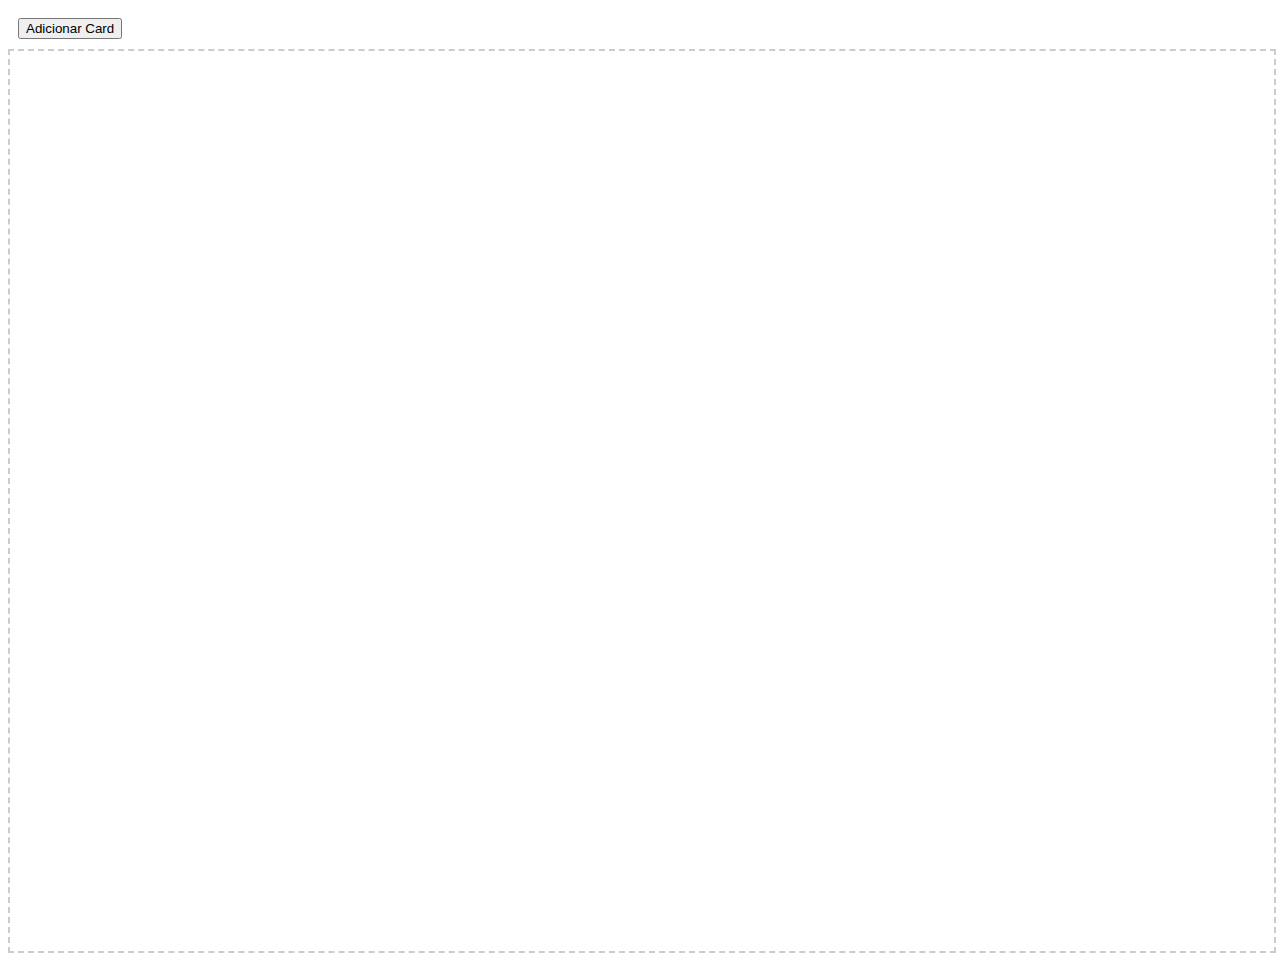
<file: Front End/Cards/index.html>
<!DOCTYPE html>
<html lang="pt-BR">
<head>
    <meta charset="UTF-8">
    <meta name="viewport" content="width=device-width, initial-scale=1.0">
    <title>Drag and Drop Card</title>
    <style>
        .card {
            width: 200px;
            height: 100px;
            background-color: #4CAF50;
            color: white;
            padding: 20px;
            text-align: center;
            border-radius: 8px;
            cursor: move;
            position: absolute;
        }
        .drop-zone {
            width: 100%;
            height: 100vh;
            border: 2px dashed #ccc;
            position: relative;
        }
        #addCardButton {
            margin: 10px;
        }
    </style>
</head>
<body>

<button id="addCardButton">Adicionar Card</button>
<div class="drop-zone" id="dropZone">
    <!-- Cards serão adicionados aqui -->
</div>

<script src="script.js"></script>
</body>
</html>
</file>
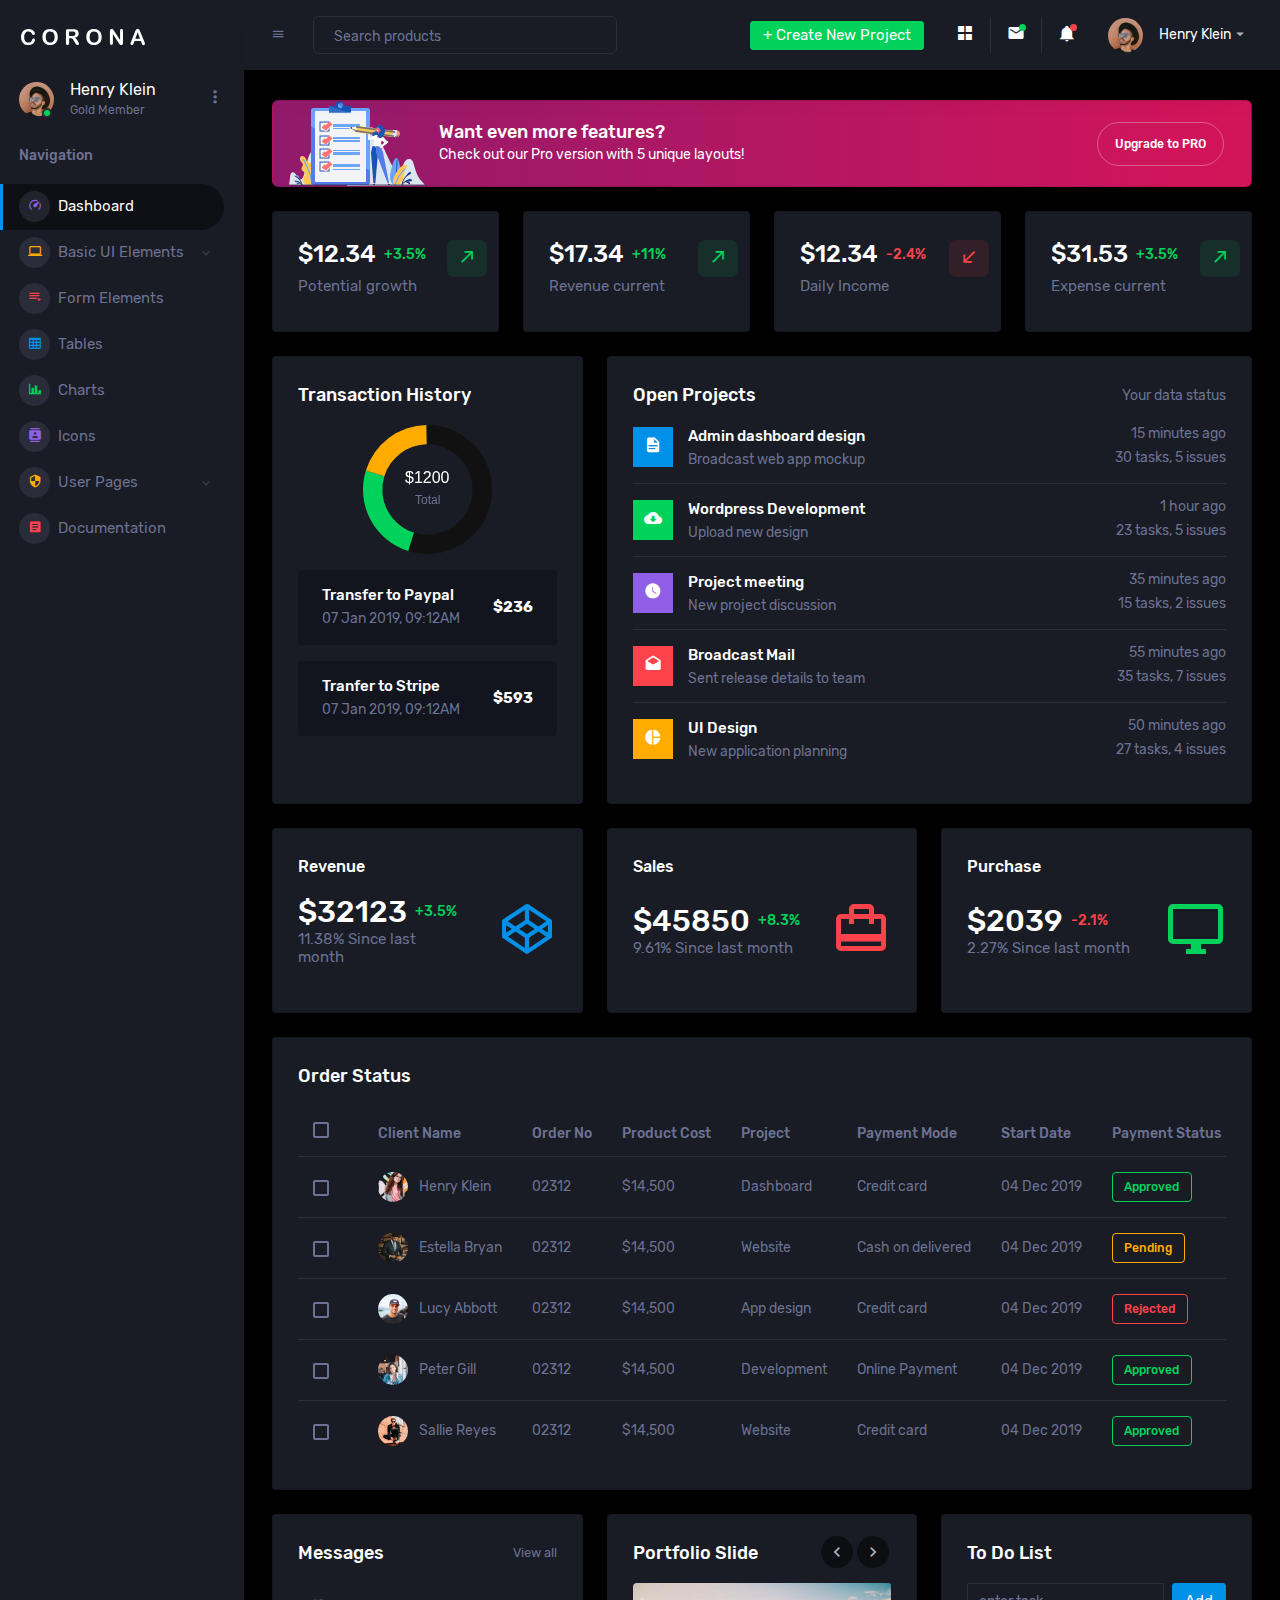
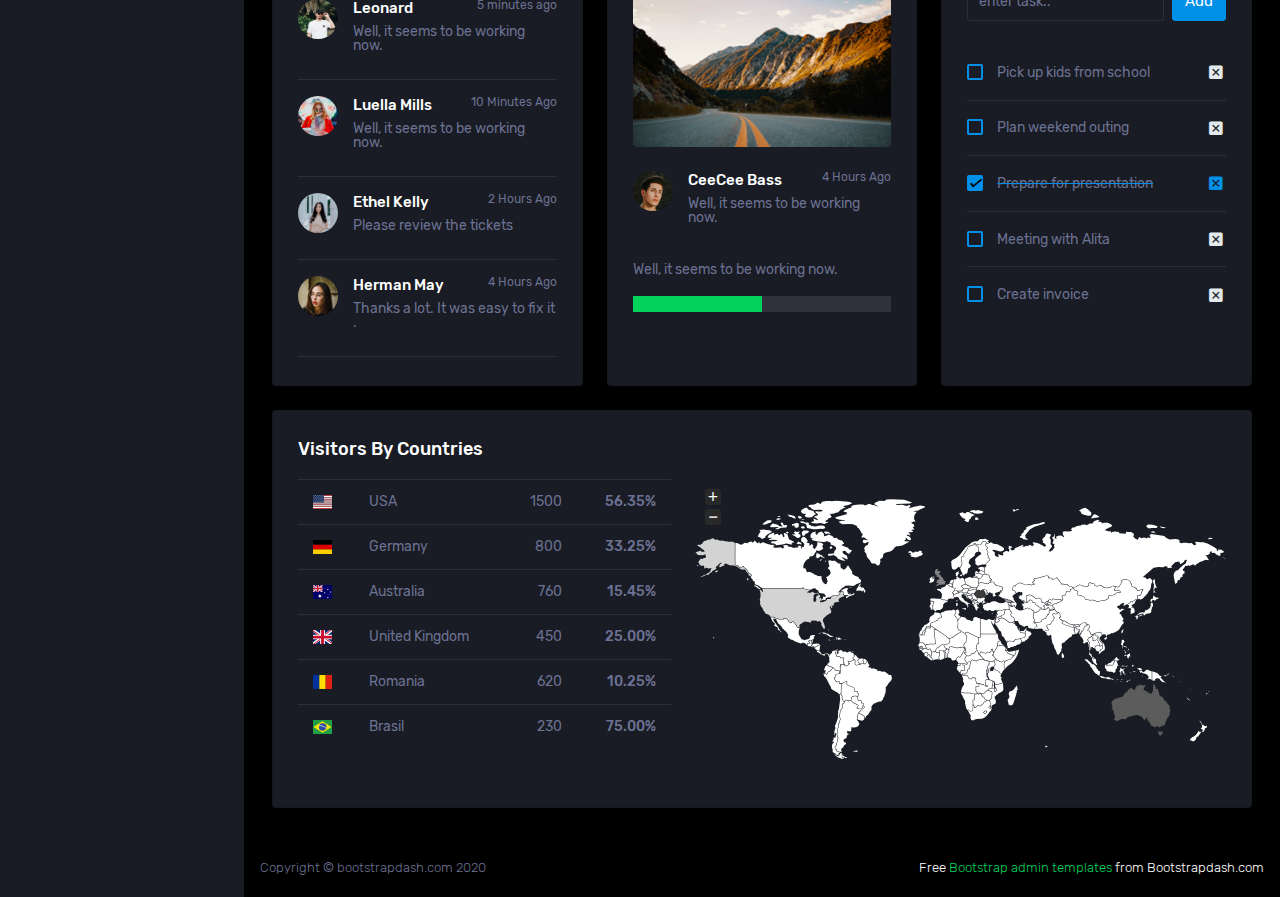
<file: Front End/corona-free-dark-bootstrap-admin-template-1.0.0/corona-free-dark-bootstrap-admin-template-1.0.0/template/index.html>
<!DOCTYPE html>
<html lang="en">
  <head>
    <!-- Required meta tags -->
    <meta charset="utf-8">
    <meta name="viewport" content="width=device-width, initial-scale=1, shrink-to-fit=no">
    <title>Corona Admin</title>
    <!-- plugins:css -->
    <link rel="stylesheet" href="assets/vendors/mdi/css/materialdesignicons.min.css">
    <link rel="stylesheet" href="assets/vendors/css/vendor.bundle.base.css">
    <!-- endinject -->
    <!-- Plugin css for this page -->
    <link rel="stylesheet" href="assets/vendors/jvectormap/jquery-jvectormap.css">
    <link rel="stylesheet" href="assets/vendors/flag-icon-css/css/flag-icon.min.css">
    <link rel="stylesheet" href="assets/vendors/owl-carousel-2/owl.carousel.min.css">
    <link rel="stylesheet" href="assets/vendors/owl-carousel-2/owl.theme.default.min.css">
    <!-- End plugin css for this page -->
    <!-- inject:css -->
    <!-- endinject -->
    <!-- Layout styles -->
    <link rel="stylesheet" href="assets/css/style.css">
    <!-- End layout styles -->
    <link rel="shortcut icon" href="assets/images/favicon.png" />
  </head>
  <body>
    <div class="container-scroller">
      <!-- partial:partials/_sidebar.html -->
      <nav class="sidebar sidebar-offcanvas" id="sidebar">
        <div class="sidebar-brand-wrapper d-none d-lg-flex align-items-center justify-content-center fixed-top">
          <a class="sidebar-brand brand-logo" href="index.html"><img src="assets/images/logo.svg" alt="logo" /></a>
          <a class="sidebar-brand brand-logo-mini" href="index.html"><img src="assets/images/logo-mini.svg" alt="logo" /></a>
        </div>
        <ul class="nav">
          <li class="nav-item profile">
            <div class="profile-desc">
              <div class="profile-pic">
                <div class="count-indicator">
                  <img class="img-xs rounded-circle " src="assets/images/faces/face15.jpg" alt="">
                  <span class="count bg-success"></span>
                </div>
                <div class="profile-name">
                  <h5 class="mb-0 font-weight-normal">Henry Klein</h5>
                  <span>Gold Member</span>
                </div>
              </div>
              <a href="#" id="profile-dropdown" data-toggle="dropdown"><i class="mdi mdi-dots-vertical"></i></a>
              <div class="dropdown-menu dropdown-menu-right sidebar-dropdown preview-list" aria-labelledby="profile-dropdown">
                <a href="#" class="dropdown-item preview-item">
                  <div class="preview-thumbnail">
                    <div class="preview-icon bg-dark rounded-circle">
                      <i class="mdi mdi-settings text-primary"></i>
                    </div>
                  </div>
                  <div class="preview-item-content">
                    <p class="preview-subject ellipsis mb-1 text-small">Account settings</p>
                  </div>
                </a>
                <div class="dropdown-divider"></div>
                <a href="#" class="dropdown-item preview-item">
                  <div class="preview-thumbnail">
                    <div class="preview-icon bg-dark rounded-circle">
                      <i class="mdi mdi-onepassword  text-info"></i>
                    </div>
                  </div>
                  <div class="preview-item-content">
                    <p class="preview-subject ellipsis mb-1 text-small">Change Password</p>
                  </div>
                </a>
                <div class="dropdown-divider"></div>
                <a href="#" class="dropdown-item preview-item">
                  <div class="preview-thumbnail">
                    <div class="preview-icon bg-dark rounded-circle">
                      <i class="mdi mdi-calendar-today text-success"></i>
                    </div>
                  </div>
                  <div class="preview-item-content">
                    <p class="preview-subject ellipsis mb-1 text-small">To-do list</p>
                  </div>
                </a>
              </div>
            </div>
          </li>
          <li class="nav-item nav-category">
            <span class="nav-link">Navigation</span>
          </li>
          <li class="nav-item menu-items">
            <a class="nav-link" href="index.html">
              <span class="menu-icon">
                <i class="mdi mdi-speedometer"></i>
              </span>
              <span class="menu-title">Dashboard</span>
            </a>
          </li>
          <li class="nav-item menu-items">
            <a class="nav-link" data-toggle="collapse" href="#ui-basic" aria-expanded="false" aria-controls="ui-basic">
              <span class="menu-icon">
                <i class="mdi mdi-laptop"></i>
              </span>
              <span class="menu-title">Basic UI Elements</span>
              <i class="menu-arrow"></i>
            </a>
            <div class="collapse" id="ui-basic">
              <ul class="nav flex-column sub-menu">
                <li class="nav-item"> <a class="nav-link" href="pages/ui-features/buttons.html">Buttons</a></li>
                <li class="nav-item"> <a class="nav-link" href="pages/ui-features/dropdowns.html">Dropdowns</a></li>
                <li class="nav-item"> <a class="nav-link" href="pages/ui-features/typography.html">Typography</a></li>
              </ul>
            </div>
          </li>
          <li class="nav-item menu-items">
            <a class="nav-link" href="pages/forms/basic_elements.html">
              <span class="menu-icon">
                <i class="mdi mdi-playlist-play"></i>
              </span>
              <span class="menu-title">Form Elements</span>
            </a>
          </li>
          <li class="nav-item menu-items">
            <a class="nav-link" href="pages/tables/basic-table.html">
              <span class="menu-icon">
                <i class="mdi mdi-table-large"></i>
              </span>
              <span class="menu-title">Tables</span>
            </a>
          </li>
          <li class="nav-item menu-items">
            <a class="nav-link" href="pages/charts/chartjs.html">
              <span class="menu-icon">
                <i class="mdi mdi-chart-bar"></i>
              </span>
              <span class="menu-title">Charts</span>
            </a>
          </li>
          <li class="nav-item menu-items">
            <a class="nav-link" href="pages/icons/mdi.html">
              <span class="menu-icon">
                <i class="mdi mdi-contacts"></i>
              </span>
              <span class="menu-title">Icons</span>
            </a>
          </li>
          <li class="nav-item menu-items">
            <a class="nav-link" data-toggle="collapse" href="#auth" aria-expanded="false" aria-controls="auth">
              <span class="menu-icon">
                <i class="mdi mdi-security"></i>
              </span>
              <span class="menu-title">User Pages</span>
              <i class="menu-arrow"></i>
            </a>
            <div class="collapse" id="auth">
              <ul class="nav flex-column sub-menu">
                <li class="nav-item"> <a class="nav-link" href="pages/samples/blank-page.html"> Blank Page </a></li>
                <li class="nav-item"> <a class="nav-link" href="pages/samples/error-404.html"> 404 </a></li>
                <li class="nav-item"> <a class="nav-link" href="pages/samples/error-500.html"> 500 </a></li>
                <li class="nav-item"> <a class="nav-link" href="pages/samples/login.html"> Login </a></li>
                <li class="nav-item"> <a class="nav-link" href="pages/samples/register.html"> Register </a></li>
              </ul>
            </div>
          </li>
          <li class="nav-item menu-items">
            <a class="nav-link" href="http://www.bootstrapdash.com/demo/corona-free/jquery/documentation/documentation.html">
              <span class="menu-icon">
                <i class="mdi mdi-file-document-box"></i>
              </span>
              <span class="menu-title">Documentation</span>
            </a>
          </li>
        </ul>
      </nav>
      <!-- partial -->
      <div class="container-fluid page-body-wrapper">
        <!-- partial:partials/_navbar.html -->
        <nav class="navbar p-0 fixed-top d-flex flex-row">
          <div class="navbar-brand-wrapper d-flex d-lg-none align-items-center justify-content-center">
            <a class="navbar-brand brand-logo-mini" href="index.html"><img src="assets/images/logo-mini.svg" alt="logo" /></a>
          </div>
          <div class="navbar-menu-wrapper flex-grow d-flex align-items-stretch">
            <button class="navbar-toggler navbar-toggler align-self-center" type="button" data-toggle="minimize">
              <span class="mdi mdi-menu"></span>
            </button>
            <ul class="navbar-nav w-100">
              <li class="nav-item w-100">
                <form class="nav-link mt-2 mt-md-0 d-none d-lg-flex search">
                  <input type="text" class="form-control" placeholder="Search products">
                </form>
              </li>
            </ul>
            <ul class="navbar-nav navbar-nav-right">
              <li class="nav-item dropdown d-none d-lg-block">
                <a class="nav-link btn btn-success create-new-button" id="createbuttonDropdown" data-toggle="dropdown" aria-expanded="false" href="#">+ Create New Project</a>
                <div class="dropdown-menu dropdown-menu-right navbar-dropdown preview-list" aria-labelledby="createbuttonDropdown">
                  <h6 class="p-3 mb-0">Projects</h6>
                  <div class="dropdown-divider"></div>
                  <a class="dropdown-item preview-item">
                    <div class="preview-thumbnail">
                      <div class="preview-icon bg-dark rounded-circle">
                        <i class="mdi mdi-file-outline text-primary"></i>
                      </div>
                    </div>
                    <div class="preview-item-content">
                      <p class="preview-subject ellipsis mb-1">Software Development</p>
                    </div>
                  </a>
                  <div class="dropdown-divider"></div>
                  <a class="dropdown-item preview-item">
                    <div class="preview-thumbnail">
                      <div class="preview-icon bg-dark rounded-circle">
                        <i class="mdi mdi-web text-info"></i>
                      </div>
                    </div>
                    <div class="preview-item-content">
                      <p class="preview-subject ellipsis mb-1">UI Development</p>
                    </div>
                  </a>
                  <div class="dropdown-divider"></div>
                  <a class="dropdown-item preview-item">
                    <div class="preview-thumbnail">
                      <div class="preview-icon bg-dark rounded-circle">
                        <i class="mdi mdi-layers text-danger"></i>
                      </div>
                    </div>
                    <div class="preview-item-content">
                      <p class="preview-subject ellipsis mb-1">Software Testing</p>
                    </div>
                  </a>
                  <div class="dropdown-divider"></div>
                  <p class="p-3 mb-0 text-center">See all projects</p>
                </div>
              </li>
              <li class="nav-item nav-settings d-none d-lg-block">
                <a class="nav-link" href="#">
                  <i class="mdi mdi-view-grid"></i>
                </a>
              </li>
              <li class="nav-item dropdown border-left">
                <a class="nav-link count-indicator dropdown-toggle" id="messageDropdown" href="#" data-toggle="dropdown" aria-expanded="false">
                  <i class="mdi mdi-email"></i>
                  <span class="count bg-success"></span>
                </a>
                <div class="dropdown-menu dropdown-menu-right navbar-dropdown preview-list" aria-labelledby="messageDropdown">
                  <h6 class="p-3 mb-0">Messages</h6>
                  <div class="dropdown-divider"></div>
                  <a class="dropdown-item preview-item">
                    <div class="preview-thumbnail">
                      <img src="assets/images/faces/face4.jpg" alt="image" class="rounded-circle profile-pic">
                    </div>
                    <div class="preview-item-content">
                      <p class="preview-subject ellipsis mb-1">Mark send you a message</p>
                      <p class="text-muted mb-0"> 1 Minutes ago </p>
                    </div>
                  </a>
                  <div class="dropdown-divider"></div>
                  <a class="dropdown-item preview-item">
                    <div class="preview-thumbnail">
                      <img src="assets/images/faces/face2.jpg" alt="image" class="rounded-circle profile-pic">
                    </div>
                    <div class="preview-item-content">
                      <p class="preview-subject ellipsis mb-1">Cregh send you a message</p>
                      <p class="text-muted mb-0"> 15 Minutes ago </p>
                    </div>
                  </a>
                  <div class="dropdown-divider"></div>
                  <a class="dropdown-item preview-item">
                    <div class="preview-thumbnail">
                      <img src="assets/images/faces/face3.jpg" alt="image" class="rounded-circle profile-pic">
                    </div>
                    <div class="preview-item-content">
                      <p class="preview-subject ellipsis mb-1">Profile picture updated</p>
                      <p class="text-muted mb-0"> 18 Minutes ago </p>
                    </div>
                  </a>
                  <div class="dropdown-divider"></div>
                  <p class="p-3 mb-0 text-center">4 new messages</p>
                </div>
              </li>
              <li class="nav-item dropdown border-left">
                <a class="nav-link count-indicator dropdown-toggle" id="notificationDropdown" href="#" data-toggle="dropdown">
                  <i class="mdi mdi-bell"></i>
                  <span class="count bg-danger"></span>
                </a>
                <div class="dropdown-menu dropdown-menu-right navbar-dropdown preview-list" aria-labelledby="notificationDropdown">
                  <h6 class="p-3 mb-0">Notifications</h6>
                  <div class="dropdown-divider"></div>
                  <a class="dropdown-item preview-item">
                    <div class="preview-thumbnail">
                      <div class="preview-icon bg-dark rounded-circle">
                        <i class="mdi mdi-calendar text-success"></i>
                      </div>
                    </div>
                    <div class="preview-item-content">
                      <p class="preview-subject mb-1">Event today</p>
                      <p class="text-muted ellipsis mb-0"> Just a reminder that you have an event today </p>
                    </div>
                  </a>
                  <div class="dropdown-divider"></div>
                  <a class="dropdown-item preview-item">
                    <div class="preview-thumbnail">
                      <div class="preview-icon bg-dark rounded-circle">
                        <i class="mdi mdi-settings text-danger"></i>
                      </div>
                    </div>
                    <div class="preview-item-content">
                      <p class="preview-subject mb-1">Settings</p>
                      <p class="text-muted ellipsis mb-0"> Update dashboard </p>
                    </div>
                  </a>
                  <div class="dropdown-divider"></div>
                  <a class="dropdown-item preview-item">
                    <div class="preview-thumbnail">
                      <div class="preview-icon bg-dark rounded-circle">
                        <i class="mdi mdi-link-variant text-warning"></i>
                      </div>
                    </div>
                    <div class="preview-item-content">
                      <p class="preview-subject mb-1">Launch Admin</p>
                      <p class="text-muted ellipsis mb-0"> New admin wow! </p>
                    </div>
                  </a>
                  <div class="dropdown-divider"></div>
                  <p class="p-3 mb-0 text-center">See all notifications</p>
                </div>
              </li>
              <li class="nav-item dropdown">
                <a class="nav-link" id="profileDropdown" href="#" data-toggle="dropdown">
                  <div class="navbar-profile">
                    <img class="img-xs rounded-circle" src="assets/images/faces/face15.jpg" alt="">
                    <p class="mb-0 d-none d-sm-block navbar-profile-name">Henry Klein</p>
                    <i class="mdi mdi-menu-down d-none d-sm-block"></i>
                  </div>
                </a>
                <div class="dropdown-menu dropdown-menu-right navbar-dropdown preview-list" aria-labelledby="profileDropdown">
                  <h6 class="p-3 mb-0">Profile</h6>
                  <div class="dropdown-divider"></div>
                  <a class="dropdown-item preview-item">
                    <div class="preview-thumbnail">
                      <div class="preview-icon bg-dark rounded-circle">
                        <i class="mdi mdi-settings text-success"></i>
                      </div>
                    </div>
                    <div class="preview-item-content">
                      <p class="preview-subject mb-1">Settings</p>
                    </div>
                  </a>
                  <div class="dropdown-divider"></div>
                  <a class="dropdown-item preview-item">
                    <div class="preview-thumbnail">
                      <div class="preview-icon bg-dark rounded-circle">
                        <i class="mdi mdi-logout text-danger"></i>
                      </div>
                    </div>
                    <div class="preview-item-content">
                      <p class="preview-subject mb-1">Log out</p>
                    </div>
                  </a>
                  <div class="dropdown-divider"></div>
                  <p class="p-3 mb-0 text-center">Advanced settings</p>
                </div>
              </li>
            </ul>
            <button class="navbar-toggler navbar-toggler-right d-lg-none align-self-center" type="button" data-toggle="offcanvas">
              <span class="mdi mdi-format-line-spacing"></span>
            </button>
          </div>
        </nav>
        <!-- partial -->
        <div class="main-panel">
          <div class="content-wrapper">
            <div class="row">
              <div class="col-12 grid-margin stretch-card">
                <div class="card corona-gradient-card">
                  <div class="card-body py-0 px-0 px-sm-3">
                    <div class="row align-items-center">
                      <div class="col-4 col-sm-3 col-xl-2">
                        <img src="assets/images/dashboard/Group126@2x.png" class="gradient-corona-img img-fluid" alt="">
                      </div>
                      <div class="col-5 col-sm-7 col-xl-8 p-0">
                        <h4 class="mb-1 mb-sm-0">Want even more features?</h4>
                        <p class="mb-0 font-weight-normal d-none d-sm-block">Check out our Pro version with 5 unique layouts!</p>
                      </div>
                      <div class="col-3 col-sm-2 col-xl-2 pl-0 text-center">
                        <span>
                          <a href="https://www.bootstrapdash.com/product/corona-admin-template/" target="_blank" class="btn btn-outline-light btn-rounded get-started-btn">Upgrade to PRO</a>
                        </span>
                      </div>
                    </div>
                  </div>
                </div>
              </div>
            </div>
            <div class="row">
              <div class="col-xl-3 col-sm-6 grid-margin stretch-card">
                <div class="card">
                  <div class="card-body">
                    <div class="row">
                      <div class="col-9">
                        <div class="d-flex align-items-center align-self-start">
                          <h3 class="mb-0">$12.34</h3>
                          <p class="text-success ml-2 mb-0 font-weight-medium">+3.5%</p>
                        </div>
                      </div>
                      <div class="col-3">
                        <div class="icon icon-box-success ">
                          <span class="mdi mdi-arrow-top-right icon-item"></span>
                        </div>
                      </div>
                    </div>
                    <h6 class="text-muted font-weight-normal">Potential growth</h6>
                  </div>
                </div>
              </div>
              <div class="col-xl-3 col-sm-6 grid-margin stretch-card">
                <div class="card">
                  <div class="card-body">
                    <div class="row">
                      <div class="col-9">
                        <div class="d-flex align-items-center align-self-start">
                          <h3 class="mb-0">$17.34</h3>
                          <p class="text-success ml-2 mb-0 font-weight-medium">+11%</p>
                        </div>
                      </div>
                      <div class="col-3">
                        <div class="icon icon-box-success">
                          <span class="mdi mdi-arrow-top-right icon-item"></span>
                        </div>
                      </div>
                    </div>
                    <h6 class="text-muted font-weight-normal">Revenue current</h6>
                  </div>
                </div>
              </div>
              <div class="col-xl-3 col-sm-6 grid-margin stretch-card">
                <div class="card">
                  <div class="card-body">
                    <div class="row">
                      <div class="col-9">
                        <div class="d-flex align-items-center align-self-start">
                          <h3 class="mb-0">$12.34</h3>
                          <p class="text-danger ml-2 mb-0 font-weight-medium">-2.4%</p>
                        </div>
                      </div>
                      <div class="col-3">
                        <div class="icon icon-box-danger">
                          <span class="mdi mdi-arrow-bottom-left icon-item"></span>
                        </div>
                      </div>
                    </div>
                    <h6 class="text-muted font-weight-normal">Daily Income</h6>
                  </div>
                </div>
              </div>
              <div class="col-xl-3 col-sm-6 grid-margin stretch-card">
                <div class="card">
                  <div class="card-body">
                    <div class="row">
                      <div class="col-9">
                        <div class="d-flex align-items-center align-self-start">
                          <h3 class="mb-0">$31.53</h3>
                          <p class="text-success ml-2 mb-0 font-weight-medium">+3.5%</p>
                        </div>
                      </div>
                      <div class="col-3">
                        <div class="icon icon-box-success ">
                          <span class="mdi mdi-arrow-top-right icon-item"></span>
                        </div>
                      </div>
                    </div>
                    <h6 class="text-muted font-weight-normal">Expense current</h6>
                  </div>
                </div>
              </div>
            </div>
            <div class="row">
              <div class="col-md-4 grid-margin stretch-card">
                <div class="card">
                  <div class="card-body">
                    <h4 class="card-title">Transaction History</h4>
                    <canvas id="transaction-history" class="transaction-chart"></canvas>
                    <div class="bg-gray-dark d-flex d-md-block d-xl-flex flex-row py-3 px-4 px-md-3 px-xl-4 rounded mt-3">
                      <div class="text-md-center text-xl-left">
                        <h6 class="mb-1">Transfer to Paypal</h6>
                        <p class="text-muted mb-0">07 Jan 2019, 09:12AM</p>
                      </div>
                      <div class="align-self-center flex-grow text-right text-md-center text-xl-right py-md-2 py-xl-0">
                        <h6 class="font-weight-bold mb-0">$236</h6>
                      </div>
                    </div>
                    <div class="bg-gray-dark d-flex d-md-block d-xl-flex flex-row py-3 px-4 px-md-3 px-xl-4 rounded mt-3">
                      <div class="text-md-center text-xl-left">
                        <h6 class="mb-1">Tranfer to Stripe</h6>
                        <p class="text-muted mb-0">07 Jan 2019, 09:12AM</p>
                      </div>
                      <div class="align-self-center flex-grow text-right text-md-center text-xl-right py-md-2 py-xl-0">
                        <h6 class="font-weight-bold mb-0">$593</h6>
                      </div>
                    </div>
                  </div>
                </div>
              </div>
              <div class="col-md-8 grid-margin stretch-card">
                <div class="card">
                  <div class="card-body">
                    <div class="d-flex flex-row justify-content-between">
                      <h4 class="card-title mb-1">Open Projects</h4>
                      <p class="text-muted mb-1">Your data status</p>
                    </div>
                    <div class="row">
                      <div class="col-12">
                        <div class="preview-list">
                          <div class="preview-item border-bottom">
                            <div class="preview-thumbnail">
                              <div class="preview-icon bg-primary">
                                <i class="mdi mdi-file-document"></i>
                              </div>
                            </div>
                            <div class="preview-item-content d-sm-flex flex-grow">
                              <div class="flex-grow">
                                <h6 class="preview-subject">Admin dashboard design</h6>
                                <p class="text-muted mb-0">Broadcast web app mockup</p>
                              </div>
                              <div class="mr-auto text-sm-right pt-2 pt-sm-0">
                                <p class="text-muted">15 minutes ago</p>
                                <p class="text-muted mb-0">30 tasks, 5 issues </p>
                              </div>
                            </div>
                          </div>
                          <div class="preview-item border-bottom">
                            <div class="preview-thumbnail">
                              <div class="preview-icon bg-success">
                                <i class="mdi mdi-cloud-download"></i>
                              </div>
                            </div>
                            <div class="preview-item-content d-sm-flex flex-grow">
                              <div class="flex-grow">
                                <h6 class="preview-subject">Wordpress Development</h6>
                                <p class="text-muted mb-0">Upload new design</p>
                              </div>
                              <div class="mr-auto text-sm-right pt-2 pt-sm-0">
                                <p class="text-muted">1 hour ago</p>
                                <p class="text-muted mb-0">23 tasks, 5 issues </p>
                              </div>
                            </div>
                          </div>
                          <div class="preview-item border-bottom">
                            <div class="preview-thumbnail">
                              <div class="preview-icon bg-info">
                                <i class="mdi mdi-clock"></i>
                              </div>
                            </div>
                            <div class="preview-item-content d-sm-flex flex-grow">
                              <div class="flex-grow">
                                <h6 class="preview-subject">Project meeting</h6>
                                <p class="text-muted mb-0">New project discussion</p>
                              </div>
                              <div class="mr-auto text-sm-right pt-2 pt-sm-0">
                                <p class="text-muted">35 minutes ago</p>
                                <p class="text-muted mb-0">15 tasks, 2 issues</p>
                              </div>
                            </div>
                          </div>
                          <div class="preview-item border-bottom">
                            <div class="preview-thumbnail">
                              <div class="preview-icon bg-danger">
                                <i class="mdi mdi-email-open"></i>
                              </div>
                            </div>
                            <div class="preview-item-content d-sm-flex flex-grow">
                              <div class="flex-grow">
                                <h6 class="preview-subject">Broadcast Mail</h6>
                                <p class="text-muted mb-0">Sent release details to team</p>
                              </div>
                              <div class="mr-auto text-sm-right pt-2 pt-sm-0">
                                <p class="text-muted">55 minutes ago</p>
                                <p class="text-muted mb-0">35 tasks, 7 issues </p>
                              </div>
                            </div>
                          </div>
                          <div class="preview-item">
                            <div class="preview-thumbnail">
                              <div class="preview-icon bg-warning">
                                <i class="mdi mdi-chart-pie"></i>
                              </div>
                            </div>
                            <div class="preview-item-content d-sm-flex flex-grow">
                              <div class="flex-grow">
                                <h6 class="preview-subject">UI Design</h6>
                                <p class="text-muted mb-0">New application planning</p>
                              </div>
                              <div class="mr-auto text-sm-right pt-2 pt-sm-0">
                                <p class="text-muted">50 minutes ago</p>
                                <p class="text-muted mb-0">27 tasks, 4 issues </p>
                              </div>
                            </div>
                          </div>
                        </div>
                      </div>
                    </div>
                  </div>
                </div>
              </div>
            </div>
            <div class="row">
              <div class="col-sm-4 grid-margin">
                <div class="card">
                  <div class="card-body">
                    <h5>Revenue</h5>
                    <div class="row">
                      <div class="col-8 col-sm-12 col-xl-8 my-auto">
                        <div class="d-flex d-sm-block d-md-flex align-items-center">
                          <h2 class="mb-0">$32123</h2>
                          <p class="text-success ml-2 mb-0 font-weight-medium">+3.5%</p>
                        </div>
                        <h6 class="text-muted font-weight-normal">11.38% Since last month</h6>
                      </div>
                      <div class="col-4 col-sm-12 col-xl-4 text-center text-xl-right">
                        <i class="icon-lg mdi mdi-codepen text-primary ml-auto"></i>
                      </div>
                    </div>
                  </div>
                </div>
              </div>
              <div class="col-sm-4 grid-margin">
                <div class="card">
                  <div class="card-body">
                    <h5>Sales</h5>
                    <div class="row">
                      <div class="col-8 col-sm-12 col-xl-8 my-auto">
                        <div class="d-flex d-sm-block d-md-flex align-items-center">
                          <h2 class="mb-0">$45850</h2>
                          <p class="text-success ml-2 mb-0 font-weight-medium">+8.3%</p>
                        </div>
                        <h6 class="text-muted font-weight-normal"> 9.61% Since last month</h6>
                      </div>
                      <div class="col-4 col-sm-12 col-xl-4 text-center text-xl-right">
                        <i class="icon-lg mdi mdi-wallet-travel text-danger ml-auto"></i>
                      </div>
                    </div>
                  </div>
                </div>
              </div>
              <div class="col-sm-4 grid-margin">
                <div class="card">
                  <div class="card-body">
                    <h5>Purchase</h5>
                    <div class="row">
                      <div class="col-8 col-sm-12 col-xl-8 my-auto">
                        <div class="d-flex d-sm-block d-md-flex align-items-center">
                          <h2 class="mb-0">$2039</h2>
                          <p class="text-danger ml-2 mb-0 font-weight-medium">-2.1% </p>
                        </div>
                        <h6 class="text-muted font-weight-normal">2.27% Since last month</h6>
                      </div>
                      <div class="col-4 col-sm-12 col-xl-4 text-center text-xl-right">
                        <i class="icon-lg mdi mdi-monitor text-success ml-auto"></i>
                      </div>
                    </div>
                  </div>
                </div>
              </div>
            </div>
            <div class="row ">
              <div class="col-12 grid-margin">
                <div class="card">
                  <div class="card-body">
                    <h4 class="card-title">Order Status</h4>
                    <div class="table-responsive">
                      <table class="table">
                        <thead>
                          <tr>
                            <th>
                              <div class="form-check form-check-muted m-0">
                                <label class="form-check-label">
                                  <input type="checkbox" class="form-check-input">
                                </label>
                              </div>
                            </th>
                            <th> Client Name </th>
                            <th> Order No </th>
                            <th> Product Cost </th>
                            <th> Project </th>
                            <th> Payment Mode </th>
                            <th> Start Date </th>
                            <th> Payment Status </th>
                          </tr>
                        </thead>
                        <tbody>
                          <tr>
                            <td>
                              <div class="form-check form-check-muted m-0">
                                <label class="form-check-label">
                                  <input type="checkbox" class="form-check-input">
                                </label>
                              </div>
                            </td>
                            <td>
                              <img src="assets/images/faces/face1.jpg" alt="image" />
                              <span class="pl-2">Henry Klein</span>
                            </td>
                            <td> 02312 </td>
                            <td> $14,500 </td>
                            <td> Dashboard </td>
                            <td> Credit card </td>
                            <td> 04 Dec 2019 </td>
                            <td>
                              <div class="badge badge-outline-success">Approved</div>
                            </td>
                          </tr>
                          <tr>
                            <td>
                              <div class="form-check form-check-muted m-0">
                                <label class="form-check-label">
                                  <input type="checkbox" class="form-check-input">
                                </label>
                              </div>
                            </td>
                            <td>
                              <img src="assets/images/faces/face2.jpg" alt="image" />
                              <span class="pl-2">Estella Bryan</span>
                            </td>
                            <td> 02312 </td>
                            <td> $14,500 </td>
                            <td> Website </td>
                            <td> Cash on delivered </td>
                            <td> 04 Dec 2019 </td>
                            <td>
                              <div class="badge badge-outline-warning">Pending</div>
                            </td>
                          </tr>
                          <tr>
                            <td>
                              <div class="form-check form-check-muted m-0">
                                <label class="form-check-label">
                                  <input type="checkbox" class="form-check-input">
                                </label>
                              </div>
                            </td>
                            <td>
                              <img src="assets/images/faces/face5.jpg" alt="image" />
                              <span class="pl-2">Lucy Abbott</span>
                            </td>
                            <td> 02312 </td>
                            <td> $14,500 </td>
                            <td> App design </td>
                            <td> Credit card </td>
                            <td> 04 Dec 2019 </td>
                            <td>
                              <div class="badge badge-outline-danger">Rejected</div>
                            </td>
                          </tr>
                          <tr>
                            <td>
                              <div class="form-check form-check-muted m-0">
                                <label class="form-check-label">
                                  <input type="checkbox" class="form-check-input">
                                </label>
                              </div>
                            </td>
                            <td>
                              <img src="assets/images/faces/face3.jpg" alt="image" />
                              <span class="pl-2">Peter Gill</span>
                            </td>
                            <td> 02312 </td>
                            <td> $14,500 </td>
                            <td> Development </td>
                            <td> Online Payment </td>
                            <td> 04 Dec 2019 </td>
                            <td>
                              <div class="badge badge-outline-success">Approved</div>
                            </td>
                          </tr>
                          <tr>
                            <td>
                              <div class="form-check form-check-muted m-0">
                                <label class="form-check-label">
                                  <input type="checkbox" class="form-check-input">
                                </label>
                              </div>
                            </td>
                            <td>
                              <img src="assets/images/faces/face4.jpg" alt="image" />
                              <span class="pl-2">Sallie Reyes</span>
                            </td>
                            <td> 02312 </td>
                            <td> $14,500 </td>
                            <td> Website </td>
                            <td> Credit card </td>
                            <td> 04 Dec 2019 </td>
                            <td>
                              <div class="badge badge-outline-success">Approved</div>
                            </td>
                          </tr>
                        </tbody>
                      </table>
                    </div>
                  </div>
                </div>
              </div>
            </div>
            <div class="row">
              <div class="col-md-6 col-xl-4 grid-margin stretch-card">
                <div class="card">
                  <div class="card-body">
                    <div class="d-flex flex-row justify-content-between">
                      <h4 class="card-title">Messages</h4>
                      <p class="text-muted mb-1 small">View all</p>
                    </div>
                    <div class="preview-list">
                      <div class="preview-item border-bottom">
                        <div class="preview-thumbnail">
                          <img src="assets/images/faces/face6.jpg" alt="image" class="rounded-circle" />
                        </div>
                        <div class="preview-item-content d-flex flex-grow">
                          <div class="flex-grow">
                            <div class="d-flex d-md-block d-xl-flex justify-content-between">
                              <h6 class="preview-subject">Leonard</h6>
                              <p class="text-muted text-small">5 minutes ago</p>
                            </div>
                            <p class="text-muted">Well, it seems to be working now.</p>
                          </div>
                        </div>
                      </div>
                      <div class="preview-item border-bottom">
                        <div class="preview-thumbnail">
                          <img src="assets/images/faces/face8.jpg" alt="image" class="rounded-circle" />
                        </div>
                        <div class="preview-item-content d-flex flex-grow">
                          <div class="flex-grow">
                            <div class="d-flex d-md-block d-xl-flex justify-content-between">
                              <h6 class="preview-subject">Luella Mills</h6>
                              <p class="text-muted text-small">10 Minutes Ago</p>
                            </div>
                            <p class="text-muted">Well, it seems to be working now.</p>
                          </div>
                        </div>
                      </div>
                      <div class="preview-item border-bottom">
                        <div class="preview-thumbnail">
                          <img src="assets/images/faces/face9.jpg" alt="image" class="rounded-circle" />
                        </div>
                        <div class="preview-item-content d-flex flex-grow">
                          <div class="flex-grow">
                            <div class="d-flex d-md-block d-xl-flex justify-content-between">
                              <h6 class="preview-subject">Ethel Kelly</h6>
                              <p class="text-muted text-small">2 Hours Ago</p>
                            </div>
                            <p class="text-muted">Please review the tickets</p>
                          </div>
                        </div>
                      </div>
                      <div class="preview-item border-bottom">
                        <div class="preview-thumbnail">
                          <img src="assets/images/faces/face11.jpg" alt="image" class="rounded-circle" />
                        </div>
                        <div class="preview-item-content d-flex flex-grow">
                          <div class="flex-grow">
                            <div class="d-flex d-md-block d-xl-flex justify-content-between">
                              <h6 class="preview-subject">Herman May</h6>
                              <p class="text-muted text-small">4 Hours Ago</p>
                            </div>
                            <p class="text-muted">Thanks a lot. It was easy to fix it .</p>
                          </div>
                        </div>
                      </div>
                    </div>
                  </div>
                </div>
              </div>
              <div class="col-md-6 col-xl-4 grid-margin stretch-card">
                <div class="card">
                  <div class="card-body">
                    <h4 class="card-title">Portfolio Slide</h4>
                    <div class="owl-carousel owl-theme full-width owl-carousel-dash portfolio-carousel" id="owl-carousel-basic">
                      <div class="item">
                        <img src="assets/images/dashboard/Rectangle.jpg" alt="">
                      </div>
                      <div class="item">
                        <img src="assets/images/dashboard/Img_5.jpg" alt="">
                      </div>
                      <div class="item">
                        <img src="assets/images/dashboard/img_6.jpg" alt="">
                      </div>
                    </div>
                    <div class="d-flex py-4">
                      <div class="preview-list w-100">
                        <div class="preview-item p-0">
                          <div class="preview-thumbnail">
                            <img src="assets/images/faces/face12.jpg" class="rounded-circle" alt="">
                          </div>
                          <div class="preview-item-content d-flex flex-grow">
                            <div class="flex-grow">
                              <div class="d-flex d-md-block d-xl-flex justify-content-between">
                                <h6 class="preview-subject">CeeCee Bass</h6>
                                <p class="text-muted text-small">4 Hours Ago</p>
                              </div>
                              <p class="text-muted">Well, it seems to be working now.</p>
                            </div>
                          </div>
                        </div>
                      </div>
                    </div>
                    <p class="text-muted">Well, it seems to be working now. </p>
                    <div class="progress progress-md portfolio-progress">
                      <div class="progress-bar bg-success" role="progressbar" style="width: 50%" aria-valuenow="25" aria-valuemin="0" aria-valuemax="100"></div>
                    </div>
                  </div>
                </div>
              </div>
              <div class="col-md-12 col-xl-4 grid-margin stretch-card">
                <div class="card">
                  <div class="card-body">
                    <h4 class="card-title">To do list</h4>
                    <div class="add-items d-flex">
                      <input type="text" class="form-control todo-list-input" placeholder="enter task..">
                      <button class="add btn btn-primary todo-list-add-btn">Add</button>
                    </div>
                    <div class="list-wrapper">
                      <ul class="d-flex flex-column-reverse text-white todo-list todo-list-custom">
                        <li>
                          <div class="form-check form-check-primary">
                            <label class="form-check-label">
                              <input class="checkbox" type="checkbox"> Create invoice </label>
                          </div>
                          <i class="remove mdi mdi-close-box"></i>
                        </li>
                        <li>
                          <div class="form-check form-check-primary">
                            <label class="form-check-label">
                              <input class="checkbox" type="checkbox"> Meeting with Alita </label>
                          </div>
                          <i class="remove mdi mdi-close-box"></i>
                        </li>
                        <li class="completed">
                          <div class="form-check form-check-primary">
                            <label class="form-check-label">
                              <input class="checkbox" type="checkbox" checked> Prepare for presentation </label>
                          </div>
                          <i class="remove mdi mdi-close-box"></i>
                        </li>
                        <li>
                          <div class="form-check form-check-primary">
                            <label class="form-check-label">
                              <input class="checkbox" type="checkbox"> Plan weekend outing </label>
                          </div>
                          <i class="remove mdi mdi-close-box"></i>
                        </li>
                        <li>
                          <div class="form-check form-check-primary">
                            <label class="form-check-label">
                              <input class="checkbox" type="checkbox"> Pick up kids from school </label>
                          </div>
                          <i class="remove mdi mdi-close-box"></i>
                        </li>
                      </ul>
                    </div>
                  </div>
                </div>
              </div>
            </div>
            <div class="row">
              <div class="col-12">
                <div class="card">
                  <div class="card-body">
                    <h4 class="card-title">Visitors by Countries</h4>
                    <div class="row">
                      <div class="col-md-5">
                        <div class="table-responsive">
                          <table class="table">
                            <tbody>
                              <tr>
                                <td>
                                  <i class="flag-icon flag-icon-us"></i>
                                </td>
                                <td>USA</td>
                                <td class="text-right"> 1500 </td>
                                <td class="text-right font-weight-medium"> 56.35% </td>
                              </tr>
                              <tr>
                                <td>
                                  <i class="flag-icon flag-icon-de"></i>
                                </td>
                                <td>Germany</td>
                                <td class="text-right"> 800 </td>
                                <td class="text-right font-weight-medium"> 33.25% </td>
                              </tr>
                              <tr>
                                <td>
                                  <i class="flag-icon flag-icon-au"></i>
                                </td>
                                <td>Australia</td>
                                <td class="text-right"> 760 </td>
                                <td class="text-right font-weight-medium"> 15.45% </td>
                              </tr>
                              <tr>
                                <td>
                                  <i class="flag-icon flag-icon-gb"></i>
                                </td>
                                <td>United Kingdom</td>
                                <td class="text-right"> 450 </td>
                                <td class="text-right font-weight-medium"> 25.00% </td>
                              </tr>
                              <tr>
                                <td>
                                  <i class="flag-icon flag-icon-ro"></i>
                                </td>
                                <td>Romania</td>
                                <td class="text-right"> 620 </td>
                                <td class="text-right font-weight-medium"> 10.25% </td>
                              </tr>
                              <tr>
                                <td>
                                  <i class="flag-icon flag-icon-br"></i>
                                </td>
                                <td>Brasil</td>
                                <td class="text-right"> 230 </td>
                                <td class="text-right font-weight-medium"> 75.00% </td>
                              </tr>
                            </tbody>
                          </table>
                        </div>
                      </div>
                      <div class="col-md-7">
                        <div id="audience-map" class="vector-map"></div>
                      </div>
                    </div>
                  </div>
                </div>
              </div>
            </div>
          </div>
          <!-- content-wrapper ends -->
          <!-- partial:partials/_footer.html -->
          <footer class="footer">
            <div class="d-sm-flex justify-content-center justify-content-sm-between">
              <span class="text-muted d-block text-center text-sm-left d-sm-inline-block">Copyright © bootstrapdash.com 2020</span>
              <span class="float-none float-sm-right d-block mt-1 mt-sm-0 text-center"> Free <a href="https://www.bootstrapdash.com/bootstrap-admin-template/" target="_blank">Bootstrap admin templates</a> from Bootstrapdash.com</span>
            </div>
          </footer>
          <!-- partial -->
        </div>
        <!-- main-panel ends -->
      </div>
      <!-- page-body-wrapper ends -->
    </div>
    <!-- container-scroller -->
    <!-- plugins:js -->
    <script src="assets/vendors/js/vendor.bundle.base.js"></script>
    <!-- endinject -->
    <!-- Plugin js for this page -->
    <script src="assets/vendors/chart.js/Chart.min.js"></script>
    <script src="assets/vendors/progressbar.js/progressbar.min.js"></script>
    <script src="assets/vendors/jvectormap/jquery-jvectormap.min.js"></script>
    <script src="assets/vendors/jvectormap/jquery-jvectormap-world-mill-en.js"></script>
    <script src="assets/vendors/owl-carousel-2/owl.carousel.min.js"></script>
    <!-- End plugin js for this page -->
    <!-- inject:js -->
    <script src="assets/js/off-canvas.js"></script>
    <script src="assets/js/hoverable-collapse.js"></script>
    <script src="assets/js/misc.js"></script>
    <script src="assets/js/settings.js"></script>
    <script src="assets/js/todolist.js"></script>
    <!-- endinject -->
    <!-- Custom js for this page -->
    <script src="assets/js/dashboard.js"></script>
    <!-- End custom js for this page -->
  </body>
</html>
</file>
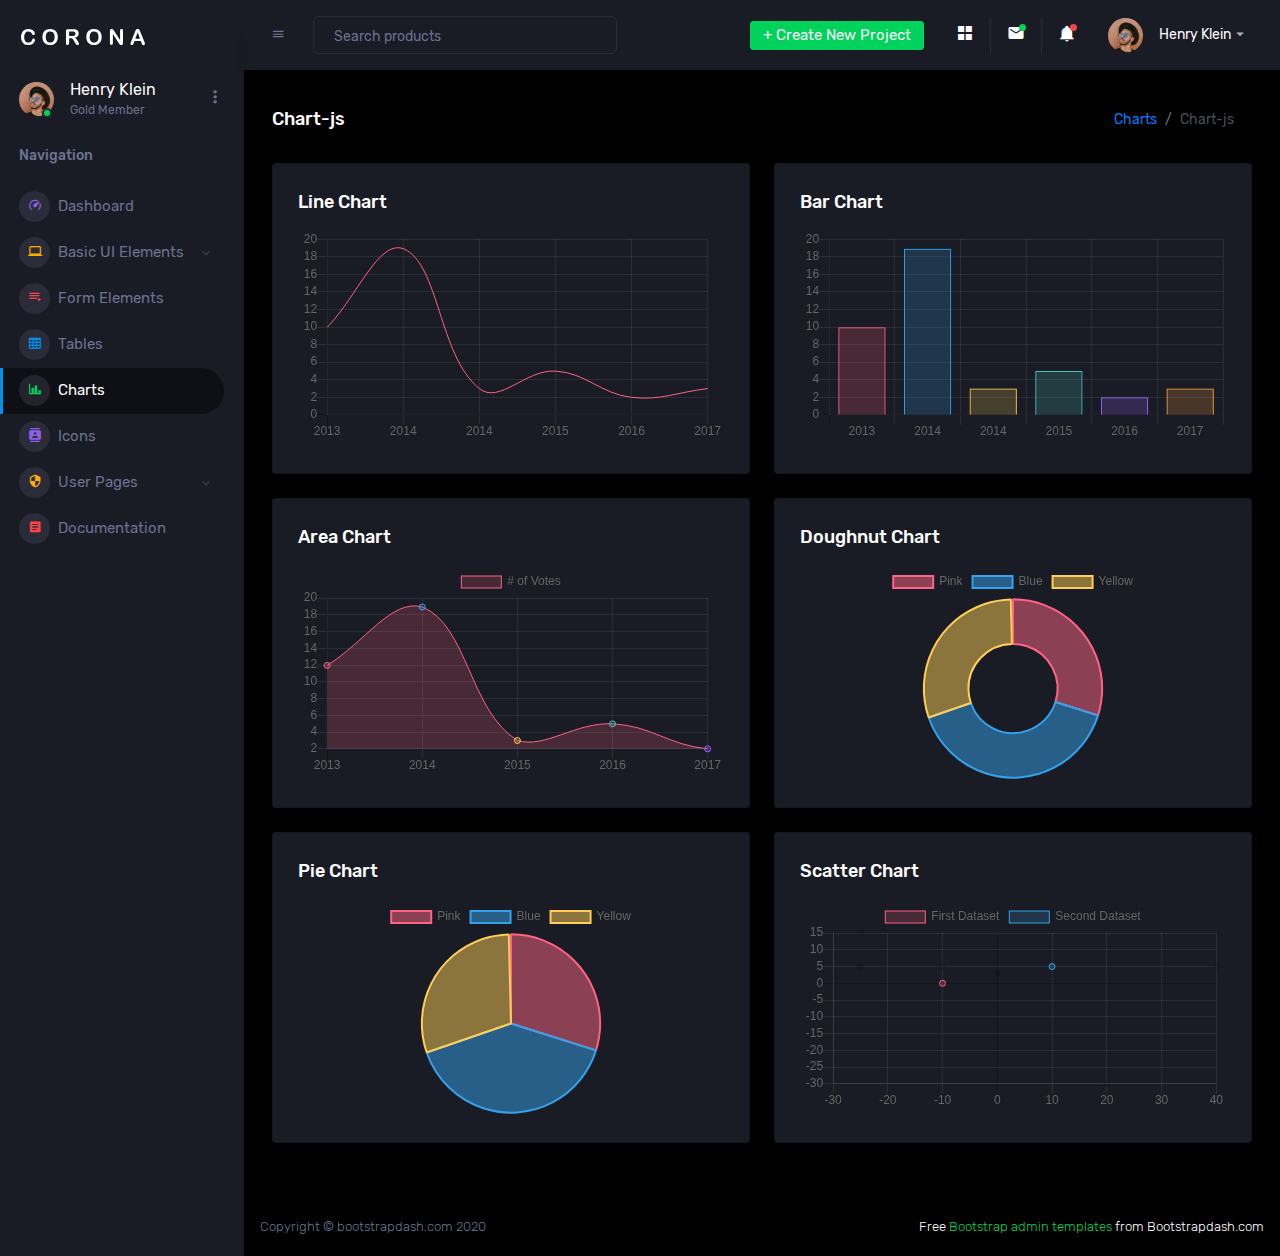
<file: Front End/corona-free-dark-bootstrap-admin-template-1.0.0/corona-free-dark-bootstrap-admin-template-1.0.0/template/pages/charts/chartjs.html>
<!DOCTYPE html>
<html lang="en">
  <head>
    <!-- Required meta tags -->
    <meta charset="utf-8">
    <meta name="viewport" content="width=device-width, initial-scale=1, shrink-to-fit=no">
    <title>Corona Admin</title>
    <!-- plugins:css -->
    <link rel="stylesheet" href="../../assets/vendors/mdi/css/materialdesignicons.min.css">
    <link rel="stylesheet" href="../../assets/vendors/css/vendor.bundle.base.css">
    <!-- endinject -->
    <!-- Plugin css for this page -->
    <!-- End Plugin css for this page -->
    <!-- inject:css -->
    <!-- endinject -->
    <!-- Layout styles -->
    <link rel="stylesheet" href="../../assets/css/style.css">
    <!-- End layout styles -->
    <link rel="shortcut icon" href="../../assets/images/favicon.png" />
  </head>
  <body>
    <div class="container-scroller">
      <!-- partial:../../partials/_sidebar.html -->
      <nav class="sidebar sidebar-offcanvas" id="sidebar">
        <div class="sidebar-brand-wrapper d-none d-lg-flex align-items-center justify-content-center fixed-top">
          <a class="sidebar-brand brand-logo" href="../../index.html"><img src="../../assets/images/logo.svg" alt="logo" /></a>
          <a class="sidebar-brand brand-logo-mini" href="../../index.html"><img src="../../assets/images/logo-mini.svg" alt="logo" /></a>
        </div>
        <ul class="nav">
          <li class="nav-item profile">
            <div class="profile-desc">
              <div class="profile-pic">
                <div class="count-indicator">
                  <img class="img-xs rounded-circle " src="../../assets/images/faces/face15.jpg" alt="">
                  <span class="count bg-success"></span>
                </div>
                <div class="profile-name">
                  <h5 class="mb-0 font-weight-normal">Henry Klein</h5>
                  <span>Gold Member</span>
                </div>
              </div>
              <a href="#" id="profile-dropdown" data-toggle="dropdown"><i class="mdi mdi-dots-vertical"></i></a>
              <div class="dropdown-menu dropdown-menu-right sidebar-dropdown preview-list" aria-labelledby="profile-dropdown">
                <a href="#" class="dropdown-item preview-item">
                  <div class="preview-thumbnail">
                    <div class="preview-icon bg-dark rounded-circle">
                      <i class="mdi mdi-settings text-primary"></i>
                    </div>
                  </div>
                  <div class="preview-item-content">
                    <p class="preview-subject ellipsis mb-1 text-small">Account settings</p>
                  </div>
                </a>
                <div class="dropdown-divider"></div>
                <a href="#" class="dropdown-item preview-item">
                  <div class="preview-thumbnail">
                    <div class="preview-icon bg-dark rounded-circle">
                      <i class="mdi mdi-onepassword  text-info"></i>
                    </div>
                  </div>
                  <div class="preview-item-content">
                    <p class="preview-subject ellipsis mb-1 text-small">Change Password</p>
                  </div>
                </a>
                <div class="dropdown-divider"></div>
                <a href="#" class="dropdown-item preview-item">
                  <div class="preview-thumbnail">
                    <div class="preview-icon bg-dark rounded-circle">
                      <i class="mdi mdi-calendar-today text-success"></i>
                    </div>
                  </div>
                  <div class="preview-item-content">
                    <p class="preview-subject ellipsis mb-1 text-small">To-do list</p>
                  </div>
                </a>
              </div>
            </div>
          </li>
          <li class="nav-item nav-category">
            <span class="nav-link">Navigation</span>
          </li>
          <li class="nav-item menu-items">
            <a class="nav-link" href="../../index.html">
              <span class="menu-icon">
                <i class="mdi mdi-speedometer"></i>
              </span>
              <span class="menu-title">Dashboard</span>
            </a>
          </li>
          <li class="nav-item menu-items">
            <a class="nav-link" data-toggle="collapse" href="#ui-basic" aria-expanded="false" aria-controls="ui-basic">
              <span class="menu-icon">
                <i class="mdi mdi-laptop"></i>
              </span>
              <span class="menu-title">Basic UI Elements</span>
              <i class="menu-arrow"></i>
            </a>
            <div class="collapse" id="ui-basic">
              <ul class="nav flex-column sub-menu">
                <li class="nav-item"> <a class="nav-link" href="../../pages/ui-features/buttons.html">Buttons</a></li>
                <li class="nav-item"> <a class="nav-link" href="../../pages/ui-features/dropdowns.html">Dropdowns</a></li>
                <li class="nav-item"> <a class="nav-link" href="../../pages/ui-features/typography.html">Typography</a></li>
              </ul>
            </div>
          </li>
          <li class="nav-item menu-items">
            <a class="nav-link" href="../../pages/forms/basic_elements.html">
              <span class="menu-icon">
                <i class="mdi mdi-playlist-play"></i>
              </span>
              <span class="menu-title">Form Elements</span>
            </a>
          </li>
          <li class="nav-item menu-items">
            <a class="nav-link" href="../../pages/tables/basic-table.html">
              <span class="menu-icon">
                <i class="mdi mdi-table-large"></i>
              </span>
              <span class="menu-title">Tables</span>
            </a>
          </li>
          <li class="nav-item menu-items">
            <a class="nav-link" href="../../pages/charts/chartjs.html">
              <span class="menu-icon">
                <i class="mdi mdi-chart-bar"></i>
              </span>
              <span class="menu-title">Charts</span>
            </a>
          </li>
          <li class="nav-item menu-items">
            <a class="nav-link" href="../../pages/icons/mdi.html">
              <span class="menu-icon">
                <i class="mdi mdi-contacts"></i>
              </span>
              <span class="menu-title">Icons</span>
            </a>
          </li>
          <li class="nav-item menu-items">
            <a class="nav-link" data-toggle="collapse" href="#auth" aria-expanded="false" aria-controls="auth">
              <span class="menu-icon">
                <i class="mdi mdi-security"></i>
              </span>
              <span class="menu-title">User Pages</span>
              <i class="menu-arrow"></i>
            </a>
            <div class="collapse" id="auth">
              <ul class="nav flex-column sub-menu">
                <li class="nav-item"> <a class="nav-link" href="../../pages/samples/blank-page.html"> Blank Page </a></li>
                <li class="nav-item"> <a class="nav-link" href="../../pages/samples/error-404.html"> 404 </a></li>
                <li class="nav-item"> <a class="nav-link" href="../../pages/samples/error-500.html"> 500 </a></li>
                <li class="nav-item"> <a class="nav-link" href="../../pages/samples/login.html"> Login </a></li>
                <li class="nav-item"> <a class="nav-link" href="../../pages/samples/register.html"> Register </a></li>
              </ul>
            </div>
          </li>
          <li class="nav-item menu-items">
            <a class="nav-link" href="http://www.bootstrapdash.com/demo/corona-free/jquery/documentation/documentation.html">
              <span class="menu-icon">
                <i class="mdi mdi-file-document-box"></i>
              </span>
              <span class="menu-title">Documentation</span>
            </a>
          </li>
        </ul>
      </nav>
      <!-- partial -->
      <div class="container-fluid page-body-wrapper">
        <!-- partial:../../partials/_navbar.html -->
        <nav class="navbar p-0 fixed-top d-flex flex-row">
          <div class="navbar-brand-wrapper d-flex d-lg-none align-items-center justify-content-center">
            <a class="navbar-brand brand-logo-mini" href="../../index.html"><img src="../../assets/images/logo-mini.svg" alt="logo" /></a>
          </div>
          <div class="navbar-menu-wrapper flex-grow d-flex align-items-stretch">
            <button class="navbar-toggler navbar-toggler align-self-center" type="button" data-toggle="minimize">
              <span class="mdi mdi-menu"></span>
            </button>
            <ul class="navbar-nav w-100">
              <li class="nav-item w-100">
                <form class="nav-link mt-2 mt-md-0 d-none d-lg-flex search">
                  <input type="text" class="form-control" placeholder="Search products">
                </form>
              </li>
            </ul>
            <ul class="navbar-nav navbar-nav-right">
              <li class="nav-item dropdown d-none d-lg-block">
                <a class="nav-link btn btn-success create-new-button" id="createbuttonDropdown" data-toggle="dropdown" aria-expanded="false" href="#">+ Create New Project</a>
                <div class="dropdown-menu dropdown-menu-right navbar-dropdown preview-list" aria-labelledby="createbuttonDropdown">
                  <h6 class="p-3 mb-0">Projects</h6>
                  <div class="dropdown-divider"></div>
                  <a class="dropdown-item preview-item">
                    <div class="preview-thumbnail">
                      <div class="preview-icon bg-dark rounded-circle">
                        <i class="mdi mdi-file-outline text-primary"></i>
                      </div>
                    </div>
                    <div class="preview-item-content">
                      <p class="preview-subject ellipsis mb-1">Software Development</p>
                    </div>
                  </a>
                  <div class="dropdown-divider"></div>
                  <a class="dropdown-item preview-item">
                    <div class="preview-thumbnail">
                      <div class="preview-icon bg-dark rounded-circle">
                        <i class="mdi mdi-web text-info"></i>
                      </div>
                    </div>
                    <div class="preview-item-content">
                      <p class="preview-subject ellipsis mb-1">UI Development</p>
                    </div>
                  </a>
                  <div class="dropdown-divider"></div>
                  <a class="dropdown-item preview-item">
                    <div class="preview-thumbnail">
                      <div class="preview-icon bg-dark rounded-circle">
                        <i class="mdi mdi-layers text-danger"></i>
                      </div>
                    </div>
                    <div class="preview-item-content">
                      <p class="preview-subject ellipsis mb-1">Software Testing</p>
                    </div>
                  </a>
                  <div class="dropdown-divider"></div>
                  <p class="p-3 mb-0 text-center">See all projects</p>
                </div>
              </li>
              <li class="nav-item nav-settings d-none d-lg-block">
                <a class="nav-link" href="#">
                  <i class="mdi mdi-view-grid"></i>
                </a>
              </li>
              <li class="nav-item dropdown border-left">
                <a class="nav-link count-indicator dropdown-toggle" id="messageDropdown" href="#" data-toggle="dropdown" aria-expanded="false">
                  <i class="mdi mdi-email"></i>
                  <span class="count bg-success"></span>
                </a>
                <div class="dropdown-menu dropdown-menu-right navbar-dropdown preview-list" aria-labelledby="messageDropdown">
                  <h6 class="p-3 mb-0">Messages</h6>
                  <div class="dropdown-divider"></div>
                  <a class="dropdown-item preview-item">
                    <div class="preview-thumbnail">
                      <img src="../../assets/images/faces/face4.jpg" alt="image" class="rounded-circle profile-pic">
                    </div>
                    <div class="preview-item-content">
                      <p class="preview-subject ellipsis mb-1">Mark send you a message</p>
                      <p class="text-muted mb-0"> 1 Minutes ago </p>
                    </div>
                  </a>
                  <div class="dropdown-divider"></div>
                  <a class="dropdown-item preview-item">
                    <div class="preview-thumbnail">
                      <img src="../../assets/images/faces/face2.jpg" alt="image" class="rounded-circle profile-pic">
                    </div>
                    <div class="preview-item-content">
                      <p class="preview-subject ellipsis mb-1">Cregh send you a message</p>
                      <p class="text-muted mb-0"> 15 Minutes ago </p>
                    </div>
                  </a>
                  <div class="dropdown-divider"></div>
                  <a class="dropdown-item preview-item">
                    <div class="preview-thumbnail">
                      <img src="../../assets/images/faces/face3.jpg" alt="image" class="rounded-circle profile-pic">
                    </div>
                    <div class="preview-item-content">
                      <p class="preview-subject ellipsis mb-1">Profile picture updated</p>
                      <p class="text-muted mb-0"> 18 Minutes ago </p>
                    </div>
                  </a>
                  <div class="dropdown-divider"></div>
                  <p class="p-3 mb-0 text-center">4 new messages</p>
                </div>
              </li>
              <li class="nav-item dropdown border-left">
                <a class="nav-link count-indicator dropdown-toggle" id="notificationDropdown" href="#" data-toggle="dropdown">
                  <i class="mdi mdi-bell"></i>
                  <span class="count bg-danger"></span>
                </a>
                <div class="dropdown-menu dropdown-menu-right navbar-dropdown preview-list" aria-labelledby="notificationDropdown">
                  <h6 class="p-3 mb-0">Notifications</h6>
                  <div class="dropdown-divider"></div>
                  <a class="dropdown-item preview-item">
                    <div class="preview-thumbnail">
                      <div class="preview-icon bg-dark rounded-circle">
                        <i class="mdi mdi-calendar text-success"></i>
                      </div>
                    </div>
                    <div class="preview-item-content">
                      <p class="preview-subject mb-1">Event today</p>
                      <p class="text-muted ellipsis mb-0"> Just a reminder that you have an event today </p>
                    </div>
                  </a>
                  <div class="dropdown-divider"></div>
                  <a class="dropdown-item preview-item">
                    <div class="preview-thumbnail">
                      <div class="preview-icon bg-dark rounded-circle">
                        <i class="mdi mdi-settings text-danger"></i>
                      </div>
                    </div>
                    <div class="preview-item-content">
                      <p class="preview-subject mb-1">Settings</p>
                      <p class="text-muted ellipsis mb-0"> Update dashboard </p>
                    </div>
                  </a>
                  <div class="dropdown-divider"></div>
                  <a class="dropdown-item preview-item">
                    <div class="preview-thumbnail">
                      <div class="preview-icon bg-dark rounded-circle">
                        <i class="mdi mdi-link-variant text-warning"></i>
                      </div>
                    </div>
                    <div class="preview-item-content">
                      <p class="preview-subject mb-1">Launch Admin</p>
                      <p class="text-muted ellipsis mb-0"> New admin wow! </p>
                    </div>
                  </a>
                  <div class="dropdown-divider"></div>
                  <p class="p-3 mb-0 text-center">See all notifications</p>
                </div>
              </li>
              <li class="nav-item dropdown">
                <a class="nav-link" id="profileDropdown" href="#" data-toggle="dropdown">
                  <div class="navbar-profile">
                    <img class="img-xs rounded-circle" src="../../assets/images/faces/face15.jpg" alt="">
                    <p class="mb-0 d-none d-sm-block navbar-profile-name">Henry Klein</p>
                    <i class="mdi mdi-menu-down d-none d-sm-block"></i>
                  </div>
                </a>
                <div class="dropdown-menu dropdown-menu-right navbar-dropdown preview-list" aria-labelledby="profileDropdown">
                  <h6 class="p-3 mb-0">Profile</h6>
                  <div class="dropdown-divider"></div>
                  <a class="dropdown-item preview-item">
                    <div class="preview-thumbnail">
                      <div class="preview-icon bg-dark rounded-circle">
                        <i class="mdi mdi-settings text-success"></i>
                      </div>
                    </div>
                    <div class="preview-item-content">
                      <p class="preview-subject mb-1">Settings</p>
                    </div>
                  </a>
                  <div class="dropdown-divider"></div>
                  <a class="dropdown-item preview-item">
                    <div class="preview-thumbnail">
                      <div class="preview-icon bg-dark rounded-circle">
                        <i class="mdi mdi-logout text-danger"></i>
                      </div>
                    </div>
                    <div class="preview-item-content">
                      <p class="preview-subject mb-1">Log out</p>
                    </div>
                  </a>
                  <div class="dropdown-divider"></div>
                  <p class="p-3 mb-0 text-center">Advanced settings</p>
                </div>
              </li>
            </ul>
            <button class="navbar-toggler navbar-toggler-right d-lg-none align-self-center" type="button" data-toggle="offcanvas">
              <span class="mdi mdi-format-line-spacing"></span>
            </button>
          </div>
        </nav>
        <!-- partial -->
        <div class="main-panel">
          <div class="content-wrapper">
            <div class="page-header">
              <h3 class="page-title"> Chart-js </h3>
              <nav aria-label="breadcrumb">
                <ol class="breadcrumb">
                  <li class="breadcrumb-item"><a href="#">Charts</a></li>
                  <li class="breadcrumb-item active" aria-current="page">Chart-js</li>
                </ol>
              </nav>
            </div>
            <div class="row">
              <div class="col-lg-6 grid-margin stretch-card">
                <div class="card">
                  <div class="card-body">
                    <h4 class="card-title">Line chart</h4>
                    <canvas id="lineChart" style="height:250px"></canvas>
                  </div>
                </div>
              </div>
              <div class="col-lg-6 grid-margin stretch-card">
                <div class="card">
                  <div class="card-body">
                    <h4 class="card-title">Bar chart</h4>
                    <canvas id="barChart" style="height:230px"></canvas>
                  </div>
                </div>
              </div>
            </div>
            <div class="row">
              <div class="col-lg-6 grid-margin stretch-card">
                <div class="card">
                  <div class="card-body">
                    <h4 class="card-title">Area chart</h4>
                    <canvas id="areaChart" style="height:250px"></canvas>
                  </div>
                </div>
              </div>
              <div class="col-lg-6 grid-margin stretch-card">
                <div class="card">
                  <div class="card-body">
                    <h4 class="card-title">Doughnut chart</h4>
                    <canvas id="doughnutChart" style="height:250px"></canvas>
                  </div>
                </div>
              </div>
            </div>
            <div class="row">
              <div class="col-lg-6 grid-margin stretch-card">
                <div class="card">
                  <div class="card-body">
                    <h4 class="card-title">Pie chart</h4>
                    <canvas id="pieChart" style="height:250px"></canvas>
                  </div>
                </div>
              </div>
              <div class="col-lg-6 grid-margin stretch-card">
                <div class="card">
                  <div class="card-body">
                    <h4 class="card-title">Scatter chart</h4>
                    <canvas id="scatterChart" style="height:250px"></canvas>
                  </div>
                </div>
              </div>
            </div>
          </div>
          <!-- content-wrapper ends -->
          <!-- partial:../../partials/_footer.html -->
          <footer class="footer">
            <div class="d-sm-flex justify-content-center justify-content-sm-between">
              <span class="text-muted d-block text-center text-sm-left d-sm-inline-block">Copyright © bootstrapdash.com 2020</span>
              <span class="float-none float-sm-right d-block mt-1 mt-sm-0 text-center"> Free <a href="https://www.bootstrapdash.com/bootstrap-admin-template/" target="_blank">Bootstrap admin templates</a> from Bootstrapdash.com</span>
            </div>
          </footer>
          <!-- partial -->
        </div>
        <!-- main-panel ends -->
      </div>
      <!-- page-body-wrapper ends -->
    </div>
    <!-- container-scroller -->
    <!-- plugins:js -->
    <script src="../../assets/vendors/js/vendor.bundle.base.js"></script>
    <!-- endinject -->
    <!-- Plugin js for this page -->
    <script src="../../assets/vendors/chart.js/Chart.min.js"></script>
    <!-- End plugin js for this page -->
    <!-- inject:js -->
    <script src="../../assets/js/off-canvas.js"></script>
    <script src="../../assets/js/hoverable-collapse.js"></script>
    <script src="../../assets/js/misc.js"></script>
    <script src="../../assets/js/settings.js"></script>
    <script src="../../assets/js/todolist.js"></script>
    <!-- endinject -->
    <!-- Custom js for this page -->
    <script src="../../assets/js/chart.js"></script>
    <!-- End custom js for this page -->
  </body>
</html>
</file>
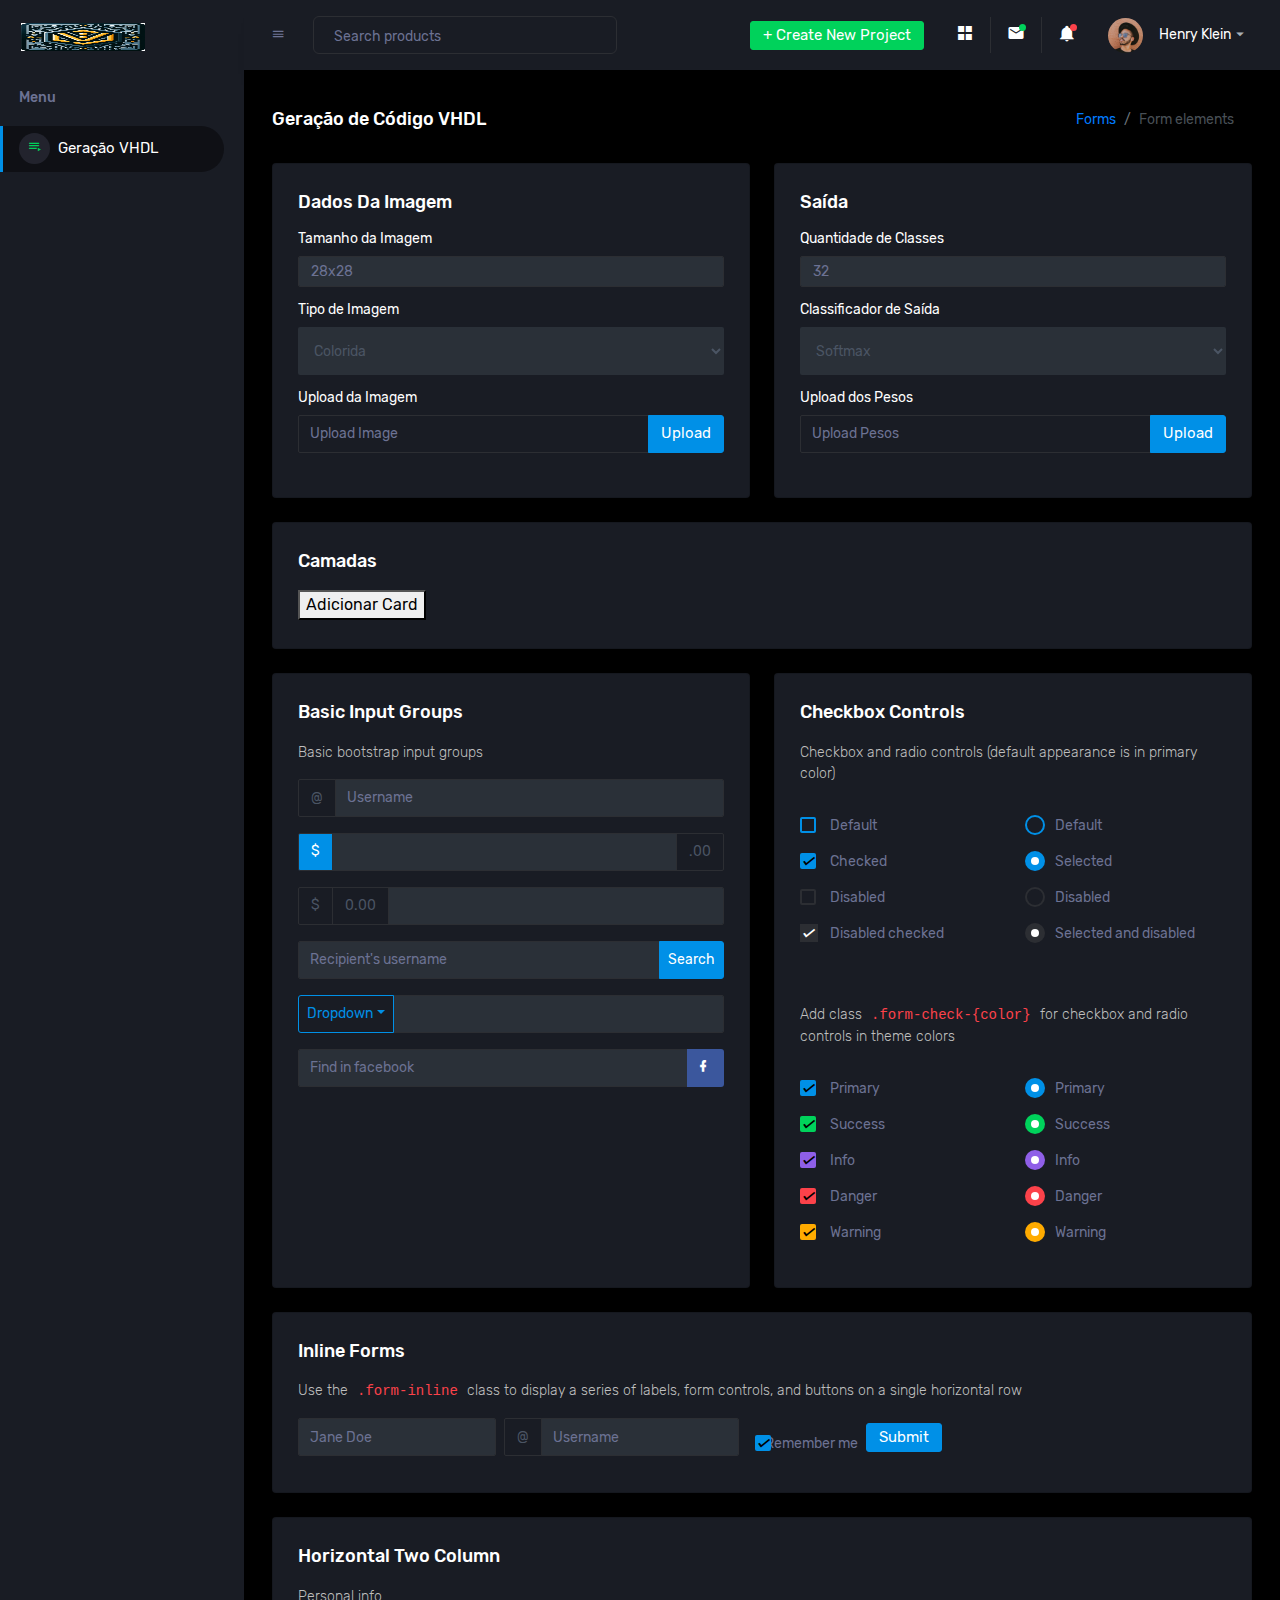
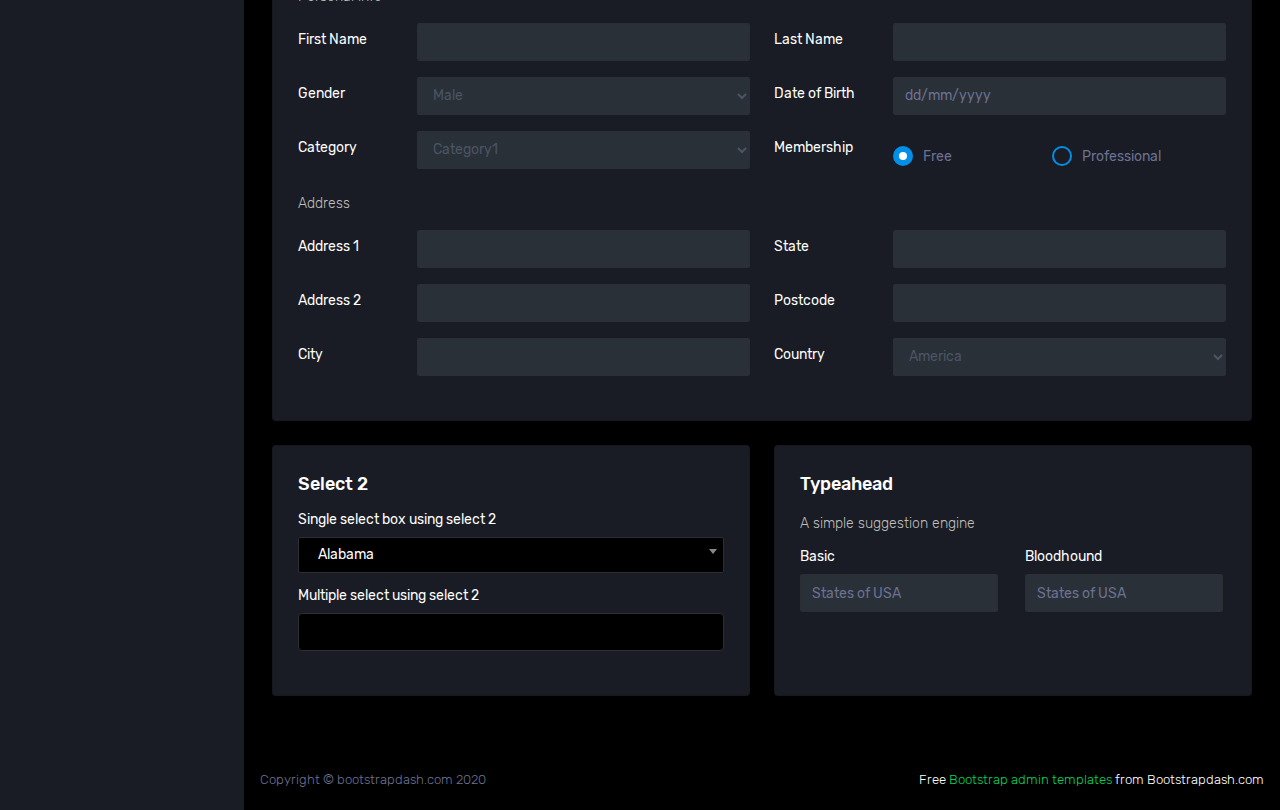
<file: Front End/corona-free-dark-bootstrap-admin-template-1.0.0/corona-free-dark-bootstrap-admin-template-1.0.0/template/pages/forms/basic_elements.html>
<!DOCTYPE html>
<html lang="en">
  <head>
    <!-- Required meta tags -->
    <meta charset="utf-8">
    <meta name="viewport" content="width=device-width, initial-scale=1, shrink-to-fit=no">
    <title>Corona Admin</title>
    <!-- plugins:css -->
    <link rel="stylesheet" href="../../assets/vendors/mdi/css/materialdesignicons.min.css">
    <link rel="stylesheet" href="../../assets/vendors/css/vendor.bundle.base.css">
    <!-- endinject -->
    <!-- Plugin css for this page -->
    <link rel="stylesheet" href="../../assets/vendors/select2/select2.min.css">
    <link rel="stylesheet" href="../../assets/vendors/select2-bootstrap-theme/select2-bootstrap.min.css">
    <!-- End plugin css for this page -->
    <!-- inject:css -->
    <!-- endinject -->
    <!-- Layout styles -->
    <link rel="stylesheet" href="../../assets/css/style.css">
    <!-- End layout styles -->
    <link rel="shortcut icon" href="../../assets/images/favicon.png" />
  </head>
  <body>
    <div class="container-scroller">
      <!-- partial:../../partials/_sidebar.html -->
      <nav class="sidebar sidebar-offcanvas" id="sidebar">
        <div class="sidebar-brand-wrapper d-none d-lg-flex align-items-center justify-content-center fixed-top">
          <a class="sidebar-brand brand-logo" href="../../index.html"><img src="../../assets/images/smallLogo.png" alt="logo" /></a>
          <a class="sidebar-brand brand-logo-mini" href="../../index.html"><img src="../../assets/images/smallLogo.png" alt="logo" /></a>
        </div>
        <ul class="nav">
          <li class="nav-item nav-category">
            <span class="nav-link">Menu</span>
          </li>
          <li class="nav-item menu-items">
            <a class="nav-link" href="../../pages/forms/basic_elements.html">
              <span class="menu-icon">
                <i class="mdi mdi-playlist-play"></i>
              </span>
              <span class="menu-title">Geração VHDL</span>
            </a>
          </li>
        </ul>
      </nav>
      <!-- partial -->
      <div class="container-fluid page-body-wrapper">
        <!-- partial:../../partials/_navbar.html -->
        <nav class="navbar p-0 fixed-top d-flex flex-row">
          <div class="navbar-brand-wrapper d-flex d-lg-none align-items-center justify-content-center">
            <a class="navbar-brand brand-logo-mini" href="../../index.html"><img src="../../assets/images/logo-mini.svg" alt="logo" /></a>
          </div>
          <div class="navbar-menu-wrapper flex-grow d-flex align-items-stretch">
            <button class="navbar-toggler navbar-toggler align-self-center" type="button" data-toggle="minimize">
              <span class="mdi mdi-menu"></span>
            </button>
            <ul class="navbar-nav w-100">
              <li class="nav-item w-100">
                <form class="nav-link mt-2 mt-md-0 d-none d-lg-flex search">
                  <input type="text" class="form-control" placeholder="Search products">
                </form>
              </li>
            </ul>
            <ul class="navbar-nav navbar-nav-right">
              <li class="nav-item dropdown d-none d-lg-block">
                <a class="nav-link btn btn-success create-new-button" id="createbuttonDropdown" data-toggle="dropdown" aria-expanded="false" href="#">+ Create New Project</a>
                <div class="dropdown-menu dropdown-menu-right navbar-dropdown preview-list" aria-labelledby="createbuttonDropdown">
                  <h6 class="p-3 mb-0">Projects</h6>
                  <div class="dropdown-divider"></div>
                  <a class="dropdown-item preview-item">
                    <div class="preview-thumbnail">
                      <div class="preview-icon bg-dark rounded-circle">
                        <i class="mdi mdi-file-outline text-primary"></i>
                      </div>
                    </div>
                    <div class="preview-item-content">
                      <p class="preview-subject ellipsis mb-1">Software Development</p>
                    </div>
                  </a>
                  <div class="dropdown-divider"></div>
                  <a class="dropdown-item preview-item">
                    <div class="preview-thumbnail">
                      <div class="preview-icon bg-dark rounded-circle">
                        <i class="mdi mdi-web text-info"></i>
                      </div>
                    </div>
                    <div class="preview-item-content">
                      <p class="preview-subject ellipsis mb-1">UI Development</p>
                    </div>
                  </a>
                  <div class="dropdown-divider"></div>
                  <a class="dropdown-item preview-item">
                    <div class="preview-thumbnail">
                      <div class="preview-icon bg-dark rounded-circle">
                        <i class="mdi mdi-layers text-danger"></i>
                      </div>
                    </div>
                    <div class="preview-item-content">
                      <p class="preview-subject ellipsis mb-1">Software Testing</p>
                    </div>
                  </a>
                  <div class="dropdown-divider"></div>
                  <p class="p-3 mb-0 text-center">See all projects</p>
                </div>
              </li>
              <li class="nav-item nav-settings d-none d-lg-block">
                <a class="nav-link" href="#">
                  <i class="mdi mdi-view-grid"></i>
                </a>
              </li>
              <li class="nav-item dropdown border-left">
                <a class="nav-link count-indicator dropdown-toggle" id="messageDropdown" href="#" data-toggle="dropdown" aria-expanded="false">
                  <i class="mdi mdi-email"></i>
                  <span class="count bg-success"></span>
                </a>
                <div class="dropdown-menu dropdown-menu-right navbar-dropdown preview-list" aria-labelledby="messageDropdown">
                  <h6 class="p-3 mb-0">Messages</h6>
                  <div class="dropdown-divider"></div>
                  <a class="dropdown-item preview-item">
                    <div class="preview-thumbnail">
                      <img src="../../assets/images/faces/face4.jpg" alt="image" class="rounded-circle profile-pic">
                    </div>
                    <div class="preview-item-content">
                      <p class="preview-subject ellipsis mb-1">Mark send you a message</p>
                      <p class="text-muted mb-0"> 1 Minutes ago </p>
                    </div>
                  </a>
                  <div class="dropdown-divider"></div>
                  <a class="dropdown-item preview-item">
                    <div class="preview-thumbnail">
                      <img src="../../assets/images/faces/face2.jpg" alt="image" class="rounded-circle profile-pic">
                    </div>
                    <div class="preview-item-content">
                      <p class="preview-subject ellipsis mb-1">Cregh send you a message</p>
                      <p class="text-muted mb-0"> 15 Minutes ago </p>
                    </div>
                  </a>
                  <div class="dropdown-divider"></div>
                  <a class="dropdown-item preview-item">
                    <div class="preview-thumbnail">
                      <img src="../../assets/images/faces/face3.jpg" alt="image" class="rounded-circle profile-pic">
                    </div>
                    <div class="preview-item-content">
                      <p class="preview-subject ellipsis mb-1">Profile picture updated</p>
                      <p class="text-muted mb-0"> 18 Minutes ago </p>
                    </div>
                  </a>
                  <div class="dropdown-divider"></div>
                  <p class="p-3 mb-0 text-center">4 new messages</p>
                </div>
              </li>
              <li class="nav-item dropdown border-left">
                <a class="nav-link count-indicator dropdown-toggle" id="notificationDropdown" href="#" data-toggle="dropdown">
                  <i class="mdi mdi-bell"></i>
                  <span class="count bg-danger"></span>
                </a>
                <div class="dropdown-menu dropdown-menu-right navbar-dropdown preview-list" aria-labelledby="notificationDropdown">
                  <h6 class="p-3 mb-0">Notifications</h6>
                  <div class="dropdown-divider"></div>
                  <a class="dropdown-item preview-item">
                    <div class="preview-thumbnail">
                      <div class="preview-icon bg-dark rounded-circle">
                        <i class="mdi mdi-calendar text-success"></i>
                      </div>
                    </div>
                    <div class="preview-item-content">
                      <p class="preview-subject mb-1">Event today</p>
                      <p class="text-muted ellipsis mb-0"> Just a reminder that you have an event today </p>
                    </div>
                  </a>
                  <div class="dropdown-divider"></div>
                  <a class="dropdown-item preview-item">
                    <div class="preview-thumbnail">
                      <div class="preview-icon bg-dark rounded-circle">
                        <i class="mdi mdi-settings text-danger"></i>
                      </div>
                    </div>
                    <div class="preview-item-content">
                      <p class="preview-subject mb-1">Settings</p>
                      <p class="text-muted ellipsis mb-0"> Update dashboard </p>
                    </div>
                  </a>
                  <div class="dropdown-divider"></div>
                  <a class="dropdown-item preview-item">
                    <div class="preview-thumbnail">
                      <div class="preview-icon bg-dark rounded-circle">
                        <i class="mdi mdi-link-variant text-warning"></i>
                      </div>
                    </div>
                    <div class="preview-item-content">
                      <p class="preview-subject mb-1">Launch Admin</p>
                      <p class="text-muted ellipsis mb-0"> New admin wow! </p>
                    </div>
                  </a>
                  <div class="dropdown-divider"></div>
                  <p class="p-3 mb-0 text-center">See all notifications</p>
                </div>
              </li>
              <li class="nav-item dropdown">
                <a class="nav-link" id="profileDropdown" href="#" data-toggle="dropdown">
                  <div class="navbar-profile">
                    <img class="img-xs rounded-circle" src="../../assets/images/faces/face15.jpg" alt="">
                    <p class="mb-0 d-none d-sm-block navbar-profile-name">Henry Klein</p>
                    <i class="mdi mdi-menu-down d-none d-sm-block"></i>
                  </div>
                </a>
                <div class="dropdown-menu dropdown-menu-right navbar-dropdown preview-list" aria-labelledby="profileDropdown">
                  <h6 class="p-3 mb-0">Profile</h6>
                  <div class="dropdown-divider"></div>
                  <a class="dropdown-item preview-item">
                    <div class="preview-thumbnail">
                      <div class="preview-icon bg-dark rounded-circle">
                        <i class="mdi mdi-settings text-success"></i>
                      </div>
                    </div>
                    <div class="preview-item-content">
                      <p class="preview-subject mb-1">Settings</p>
                    </div>
                  </a>
                  <div class="dropdown-divider"></div>
                  <a class="dropdown-item preview-item">
                    <div class="preview-thumbnail">
                      <div class="preview-icon bg-dark rounded-circle">
                        <i class="mdi mdi-logout text-danger"></i>
                      </div>
                    </div>
                    <div class="preview-item-content">
                      <p class="preview-subject mb-1">Log out</p>
                    </div>
                  </a>
                  <div class="dropdown-divider"></div>
                  <p class="p-3 mb-0 text-center">Advanced settings</p>
                </div>
              </li>
            </ul>
            <button class="navbar-toggler navbar-toggler-right d-lg-none align-self-center" type="button" data-toggle="offcanvas">
              <span class="mdi mdi-format-line-spacing"></span>
            </button>
          </div>
        </nav>
        <!-- partial -->
        <div class="main-panel">
          <div class="content-wrapper">
            <div class="page-header">
              <h3 class="page-title"> Geração de Código VHDL</h3>
              <nav aria-label="breadcrumb">
                <ol class="breadcrumb">
                  <li class="breadcrumb-item"><a href="#">Forms</a></li>
                  <li class="breadcrumb-item active" aria-current="page">Form elements</li>
                </ol>
              </nav>
            </div>
            <div class="row">
              <div class="col-md-6 grid-margin stretch-card">
                <div class="card">
                  <div class="card-body">
                    <h4 class="card-title">Dados da Imagem</h4>
                    <div class="form-group">
                      <label>Tamanho da Imagem</label>
                      <input type="text" class="form-control form-control-sm" placeholder="28x28" aria-label="Username">
                    </div>
                    <div class="form-group">
                      <label for="exampleFormControlSelect1">Tipo de Imagem</label>
                      <select class="form-control form-control-lg" id="exampleFormControlSelect1">
                        <option>Colorida</option>
                        <option>Escala de Cinza</option>
                      </select>
                    </div>
                    <div class="form-group">
                      <label>Upload da Imagem</label>
                      <input type="file" name="img[]" class="file-upload-default">
                      <div class="input-group col-xs-12">
                        <input type="text" class="form-control file-upload-info" disabled placeholder="Upload Image">
                        <span class="input-group-append">
                          <button class="file-upload-browse btn btn-primary" type="button">Upload</button>
                        </span>
                      </div>
                    </div>
                  </div>
                </div>
              </div>
              <div class="col-md-6 grid-margin stretch-card">
                <div class="card">
                  <div class="card-body">
                    <h4 class="card-title">Saída</h4>
                    <div class="form-group">
                      <label>Quantidade de Classes</label>
                      <input type="text" class="form-control form-control-sm" placeholder="32" aria-label="Username">
                    </div>
                    <div class="form-group">
                      <label for="exampleFormControlSelect1">Classificador de Saída</label>
                      <select class="form-control form-control-lg" id="exampleFormControlSelect1">
                        <option>Softmax</option>
                      </select>
                    </div>
                    <div class="form-group">
                      <label>Upload dos Pesos</label>
                      <input type="file" name="img[]" class="file-upload-default">
                      <div class="input-group col-xs-12">
                        <input type="text" class="form-control file-upload-info" disabled placeholder="Upload Pesos">
                        <span class="input-group-append">
                          <button class="file-upload-browse btn btn-primary" type="button">Upload</button>
                        </span>
                      </div>
                    </div>                             
                  </div>
                </div>
              </div>
              <div class="col-12 grid-margin stretch-card">
                <div class="card">
                  <div class="card-body">
                    <h4 class="card-title">Camadas</h4>
                    <button id="addCardButton">Adicionar Card</button>
                      <div class="drop-zone" id="dropZone">
                    </div>
                  </div>
                </div>
              </div>
              <div class="col-md-6 grid-margin stretch-card">
                <div class="card">
                  <div class="card-body">
                    <h4 class="card-title">Basic input groups</h4>
                    <p class="card-description"> Basic bootstrap input groups </p>
                    <div class="form-group">
                      <div class="input-group">
                        <div class="input-group-prepend">
                          <span class="input-group-text">@</span>
                        </div>
                        <input type="text" class="form-control" placeholder="Username" aria-label="Username" aria-describedby="basic-addon1">
                      </div>
                    </div>
                    <div class="form-group">
                      <div class="input-group">
                        <div class="input-group-prepend">
                          <span class="input-group-text bg-primary text-white">$</span>
                        </div>
                        <input type="text" class="form-control" aria-label="Amount (to the nearest dollar)">
                        <div class="input-group-append">
                          <span class="input-group-text">.00</span>
                        </div>
                      </div>
                    </div>
                    <div class="form-group">
                      <div class="input-group">
                        <div class="input-group-prepend">
                          <span class="input-group-text">$</span>
                        </div>
                        <div class="input-group-prepend">
                          <span class="input-group-text">0.00</span>
                        </div>
                        <input type="text" class="form-control" aria-label="Amount (to the nearest dollar)">
                      </div>
                    </div>
                    <div class="form-group">
                      <div class="input-group">
                        <input type="text" class="form-control" placeholder="Recipient's username" aria-label="Recipient's username" aria-describedby="basic-addon2">
                        <div class="input-group-append">
                          <button class="btn btn-sm btn-primary" type="button">Search</button>
                        </div>
                      </div>
                    </div>
                    <div class="form-group">
                      <div class="input-group">
                        <div class="input-group-prepend">
                          <button class="btn btn-sm btn-outline-primary dropdown-toggle" type="button" data-toggle="dropdown" aria-haspopup="true" aria-expanded="false">Dropdown</button>
                          <div class="dropdown-menu">
                            <a class="dropdown-item" href="#">Action</a>
                            <a class="dropdown-item" href="#">Another action</a>
                            <a class="dropdown-item" href="#">Something else here</a>
                            <div role="separator" class="dropdown-divider"></div>
                            <a class="dropdown-item" href="#">Separated link</a>
                          </div>
                        </div>
                        <input type="text" class="form-control" aria-label="Text input with dropdown button">
                      </div>
                    </div>
                    <div class="form-group">
                      <div class="input-group">
                        <input type="text" class="form-control" placeholder="Find in facebook" aria-label="Recipient's username" aria-describedby="basic-addon2">
                        <div class="input-group-append">
                          <button class="btn btn-sm btn-facebook" type="button">
                            <i class="mdi mdi-facebook"></i>
                          </button>
                        </div>
                      </div>
                    </div>
                  </div>
                </div>
              </div>
              <div class="col-md-6 grid-margin stretch-card">
                <div class="card">
                  <div class="card-body">
                    <h4 class="card-title">Checkbox Controls</h4>
                    <p class="card-description">Checkbox and radio controls (default appearance is in primary color)</p>
                    <form>
                      <div class="row">
                        <div class="col-md-6">
                          <div class="form-group">
                            <div class="form-check">
                              <label class="form-check-label">
                                <input type="checkbox" class="form-check-input"> Default </label>
                            </div>
                            <div class="form-check">
                              <label class="form-check-label">
                                <input type="checkbox" class="form-check-input" checked> Checked </label>
                            </div>
                            <div class="form-check">
                              <label class="form-check-label">
                                <input type="checkbox" class="form-check-input" disabled> Disabled </label>
                            </div>
                            <div class="form-check">
                              <label class="form-check-label">
                                <input type="checkbox" class="form-check-input" disabled checked> Disabled checked </label>
                            </div>
                          </div>
                        </div>
                        <div class="col-md-6">
                          <div class="form-group">
                            <div class="form-check">
                              <label class="form-check-label">
                                <input type="radio" class="form-check-input" name="optionsRadios" id="optionsRadios1" value=""> Default </label>
                            </div>
                            <div class="form-check">
                              <label class="form-check-label">
                                <input type="radio" class="form-check-input" name="optionsRadios" id="optionsRadios2" value="option2" checked> Selected </label>
                            </div>
                            <div class="form-check">
                              <label class="form-check-label">
                                <input type="radio" class="form-check-input" name="optionsRadios2" id="optionsRadios3" value="option3" disabled> Disabled </label>
                            </div>
                            <div class="form-check">
                              <label class="form-check-label">
                                <input type="radio" class="form-check-input" name="optionsRadio2" id="optionsRadios4" value="option4" disabled checked> Selected and disabled </label>
                            </div>
                          </div>
                        </div>
                      </div>
                    </form>
                  </div>
                  <div class="card-body">
                    <p class="card-description">Add class <code>.form-check-{color}</code> for checkbox and radio controls in theme colors</p>
                    <form>
                      <div class="row">
                        <div class="col-md-6">
                          <div class="form-group">
                            <div class="form-check form-check-primary">
                              <label class="form-check-label">
                                <input type="checkbox" class="form-check-input" checked> Primary </label>
                            </div>
                            <div class="form-check form-check-success">
                              <label class="form-check-label">
                                <input type="checkbox" class="form-check-input" checked> Success </label>
                            </div>
                            <div class="form-check form-check-info">
                              <label class="form-check-label">
                                <input type="checkbox" class="form-check-input" checked> Info </label>
                            </div>
                            <div class="form-check form-check-danger">
                              <label class="form-check-label">
                                <input type="checkbox" class="form-check-input" checked> Danger </label>
                            </div>
                            <div class="form-check form-check-warning">
                              <label class="form-check-label">
                                <input type="checkbox" class="form-check-input" checked> Warning </label>
                            </div>
                          </div>
                        </div>
                        <div class="col-md-6">
                          <div class="form-group">
                            <div class="form-check form-check-primary">
                              <label class="form-check-label">
                                <input type="radio" class="form-check-input" name="ExampleRadio1" id="ExampleRadio1" checked> Primary </label>
                            </div>
                            <div class="form-check form-check-success">
                              <label class="form-check-label">
                                <input type="radio" class="form-check-input" name="ExampleRadio2" id="ExampleRadio2" checked> Success </label>
                            </div>
                            <div class="form-check form-check-info">
                              <label class="form-check-label">
                                <input type="radio" class="form-check-input" name="ExampleRadio3" id="ExampleRadio3" checked> Info </label>
                            </div>
                            <div class="form-check form-check-danger">
                              <label class="form-check-label">
                                <input type="radio" class="form-check-input" name="ExampleRadio4" id="ExampleRadio4" checked> Danger </label>
                            </div>
                            <div class="form-check form-check-warning">
                              <label class="form-check-label">
                                <input type="radio" class="form-check-input" name="ExampleRadio5" id="ExampleRadio5" checked> Warning </label>
                            </div>
                          </div>
                        </div>
                      </div>
                    </form>
                  </div>
                </div>
              </div>
              <div class="col-12 grid-margin stretch-card">
                <div class="card">
                  <div class="card-body">
                    <h4 class="card-title">Inline forms</h4>
                    <p class="card-description"> Use the <code>.form-inline</code> class to display a series of labels, form controls, and buttons on a single horizontal row </p>
                    <form class="form-inline">
                      <label class="sr-only" for="inlineFormInputName2">Name</label>
                      <input type="text" class="form-control mb-2 mr-sm-2" id="inlineFormInputName2" placeholder="Jane Doe">
                      <label class="sr-only" for="inlineFormInputGroupUsername2">Username</label>
                      <div class="input-group mb-2 mr-sm-2">
                        <div class="input-group-prepend">
                          <div class="input-group-text">@</div>
                        </div>
                        <input type="text" class="form-control" id="inlineFormInputGroupUsername2" placeholder="Username">
                      </div>
                      <div class="form-check mx-sm-2">
                        <label class="form-check-label">
                          <input type="checkbox" class="form-check-input" checked> Remember me </label>
                      </div>
                      <button type="submit" class="btn btn-primary mb-2">Submit</button>
                    </form>
                  </div>
                </div>
              </div>
              <div class="col-12 grid-margin">
                <div class="card">
                  <div class="card-body">
                    <h4 class="card-title">Horizontal Two column</h4>
                    <form class="form-sample">
                      <p class="card-description"> Personal info </p>
                      <div class="row">
                        <div class="col-md-6">
                          <div class="form-group row">
                            <label class="col-sm-3 col-form-label">First Name</label>
                            <div class="col-sm-9">
                              <input type="text" class="form-control" />
                            </div>
                          </div>
                        </div>
                        <div class="col-md-6">
                          <div class="form-group row">
                            <label class="col-sm-3 col-form-label">Last Name</label>
                            <div class="col-sm-9">
                              <input type="text" class="form-control" />
                            </div>
                          </div>
                        </div>
                      </div>
                      <div class="row">
                        <div class="col-md-6">
                          <div class="form-group row">
                            <label class="col-sm-3 col-form-label">Gender</label>
                            <div class="col-sm-9">
                              <select class="form-control">
                                <option>Male</option>
                                <option>Female</option>
                              </select>
                            </div>
                          </div>
                        </div>
                        <div class="col-md-6">
                          <div class="form-group row">
                            <label class="col-sm-3 col-form-label">Date of Birth</label>
                            <div class="col-sm-9">
                              <input class="form-control" placeholder="dd/mm/yyyy" />
                            </div>
                          </div>
                        </div>
                      </div>
                      <div class="row">
                        <div class="col-md-6">
                          <div class="form-group row">
                            <label class="col-sm-3 col-form-label">Category</label>
                            <div class="col-sm-9">
                              <select class="form-control">
                                <option>Category1</option>
                                <option>Category2</option>
                                <option>Category3</option>
                                <option>Category4</option>
                              </select>
                            </div>
                          </div>
                        </div>
                        <div class="col-md-6">
                          <div class="form-group row">
                            <label class="col-sm-3 col-form-label">Membership</label>
                            <div class="col-sm-4">
                              <div class="form-check">
                                <label class="form-check-label">
                                  <input type="radio" class="form-check-input" name="membershipRadios" id="membershipRadios1" value="" checked> Free </label>
                              </div>
                            </div>
                            <div class="col-sm-5">
                              <div class="form-check">
                                <label class="form-check-label">
                                  <input type="radio" class="form-check-input" name="membershipRadios" id="membershipRadios2" value="option2"> Professional </label>
                              </div>
                            </div>
                          </div>
                        </div>
                      </div>
                      <p class="card-description"> Address </p>
                      <div class="row">
                        <div class="col-md-6">
                          <div class="form-group row">
                            <label class="col-sm-3 col-form-label">Address 1</label>
                            <div class="col-sm-9">
                              <input type="text" class="form-control" />
                            </div>
                          </div>
                        </div>
                        <div class="col-md-6">
                          <div class="form-group row">
                            <label class="col-sm-3 col-form-label">State</label>
                            <div class="col-sm-9">
                              <input type="text" class="form-control" />
                            </div>
                          </div>
                        </div>
                      </div>
                      <div class="row">
                        <div class="col-md-6">
                          <div class="form-group row">
                            <label class="col-sm-3 col-form-label">Address 2</label>
                            <div class="col-sm-9">
                              <input type="text" class="form-control" />
                            </div>
                          </div>
                        </div>
                        <div class="col-md-6">
                          <div class="form-group row">
                            <label class="col-sm-3 col-form-label">Postcode</label>
                            <div class="col-sm-9">
                              <input type="text" class="form-control" />
                            </div>
                          </div>
                        </div>
                      </div>
                      <div class="row">
                        <div class="col-md-6">
                          <div class="form-group row">
                            <label class="col-sm-3 col-form-label">City</label>
                            <div class="col-sm-9">
                              <input type="text" class="form-control" />
                            </div>
                          </div>
                        </div>
                        <div class="col-md-6">
                          <div class="form-group row">
                            <label class="col-sm-3 col-form-label">Country</label>
                            <div class="col-sm-9">
                              <select class="form-control">
                                <option>America</option>
                                <option>Italy</option>
                                <option>Russia</option>
                                <option>Britain</option>
                              </select>
                            </div>
                          </div>
                        </div>
                      </div>
                    </form>
                  </div>
                </div>
              </div>
              <div class="col-md-6 grid-margin stretch-card">
                <div class="card">
                  <div class="card-body">
                    <h4 class="card-title">Select 2</h4>
                    <div class="form-group">
                      <label>Single select box using select 2</label>
                      <select class="js-example-basic-single" style="width:100%">
                        <option value="AL">Alabama</option>
                        <option value="WY">Wyoming</option>
                        <option value="AM">America</option>
                        <option value="CA">Canada</option>
                        <option value="RU">Russia</option>
                      </select>
                    </div>
                    <div class="form-group">
                      <label>Multiple select using select 2</label>
                      <select class="js-example-basic-multiple" multiple="multiple" style="width:100%">
                        <option value="AL">Alabama</option>
                        <option value="WY">Wyoming</option>
                        <option value="AM">America</option>
                        <option value="CA">Canada</option>
                        <option value="RU">Russia</option>
                      </select>
                    </div>
                  </div>
                </div>
              </div>
              <div class="col-md-6 grid-margin stretch-card">
                <div class="card">
                  <div class="card-body">
                    <h4 class="card-title">Typeahead</h4>
                    <p class="card-description"> A simple suggestion engine </p>
                    <div class="form-group row">
                      <div class="col">
                        <label>Basic</label>
                        <div id="the-basics">
                          <input class="typeahead" type="text" placeholder="States of USA">
                        </div>
                      </div>
                      <div class="col">
                        <label>Bloodhound</label>
                        <div id="bloodhound">
                          <input class="typeahead" type="text" placeholder="States of USA">
                        </div>
                      </div>
                    </div>
                  </div>
                </div>
              </div>
            </div>
          </div>
          <!-- content-wrapper ends -->
          <!-- partial:../../partials/_footer.html -->
          <footer class="footer">
            <div class="d-sm-flex justify-content-center justify-content-sm-between">
              <span class="text-muted d-block text-center text-sm-left d-sm-inline-block">Copyright © bootstrapdash.com 2020</span>
              <span class="float-none float-sm-right d-block mt-1 mt-sm-0 text-center"> Free <a href="https://www.bootstrapdash.com/bootstrap-admin-template/" target="_blank">Bootstrap admin templates</a> from Bootstrapdash.com</span>
            </div>
          </footer>
          <!-- partial -->
        </div>
        <!-- main-panel ends -->
      </div>
      <!-- page-body-wrapper ends -->
    </div>
    <!-- container-scroller -->
    <!-- plugins:js -->
    <script src="../../assets/vendors/js/vendor.bundle.base.js"></script>
    <!-- endinject -->
    <!-- Plugin js for this page -->
    <script src="../../assets/vendors/select2/select2.min.js"></script>
    <script src="../../assets/vendors/typeahead.js/typeahead.bundle.min.js"></script>
    <!-- End plugin js for this page -->
    <!-- inject:js -->
    <script src="../../assets/js/off-canvas.js"></script>
    <script src="../../assets/js/hoverable-collapse.js"></script>
    <script src="../../assets/js/misc.js"></script>
    <script src="../../assets/js/settings.js"></script>
    <script src="../../assets/js/todolist.js"></script>
    <!-- endinject -->
    <!-- Custom js for this page -->
    <script src="../../assets/js/file-upload.js"></script>
    <script src="../../assets/js/typeahead.js"></script>
    <script src="../../assets/js/select2.js"></script>
    <script src="../../assets/js/cards.js"></script>
    <!-- End custom js for this page -->
  </body>
</html>
</file>
<file: Front End/corona-free-dark-bootstrap-admin-template-1.0.0/corona-free-dark-bootstrap-admin-template-1.0.0/template/assets/vendors/css/vendor.bundle.base.css>
/*
 * Container style
 */
.ps {
  overflow: hidden !important;
  overflow-anchor: none;
  -ms-overflow-style: none;
  touch-action: auto;
  -ms-touch-action: auto;
}

/*
 * Scrollbar rail styles
 */
.ps__rail-x {
  display: none;
  opacity: 0;
  transition: background-color .2s linear, opacity .2s linear;
  -webkit-transition: background-color .2s linear, opacity .2s linear;
  height: 15px;
  /* there must be 'bottom' or 'top' for ps__rail-x */
  bottom: 0px;
  /* please don't change 'position' */
  position: absolute;
}

.ps__rail-y {
  display: none;
  opacity: 0;
  transition: background-color .2s linear, opacity .2s linear;
  -webkit-transition: background-color .2s linear, opacity .2s linear;
  width: 15px;
  /* there must be 'right' or 'left' for ps__rail-y */
  right: 0;
  /* please don't change 'position' */
  position: absolute;
}

.ps--active-x > .ps__rail-x,
.ps--active-y > .ps__rail-y {
  display: block;
  background-color: transparent;
}

.ps:hover > .ps__rail-x,
.ps:hover > .ps__rail-y,
.ps--focus > .ps__rail-x,
.ps--focus > .ps__rail-y,
.ps--scrolling-x > .ps__rail-x,
.ps--scrolling-y > .ps__rail-y {
  opacity: 0.6;
}

.ps .ps__rail-x:hover,
.ps .ps__rail-y:hover,
.ps .ps__rail-x:focus,
.ps .ps__rail-y:focus,
.ps .ps__rail-x.ps--clicking,
.ps .ps__rail-y.ps--clicking {
  background-color: #eee;
  opacity: 0.9;
}

/*
 * Scrollbar thumb styles
 */
.ps__thumb-x {
  background-color: #aaa;
  border-radius: 6px;
  transition: background-color .2s linear, height .2s ease-in-out;
  -webkit-transition: background-color .2s linear, height .2s ease-in-out;
  height: 6px;
  /* there must be 'bottom' for ps__thumb-x */
  bottom: 2px;
  /* please don't change 'position' */
  position: absolute;
}

.ps__thumb-y {
  background-color: #aaa;
  border-radius: 6px;
  transition: background-color .2s linear, width .2s ease-in-out;
  -webkit-transition: background-color .2s linear, width .2s ease-in-out;
  width: 6px;
  /* there must be 'right' for ps__thumb-y */
  right: 2px;
  /* please don't change 'position' */
  position: absolute;
}

.ps__rail-x:hover > .ps__thumb-x,
.ps__rail-x:focus > .ps__thumb-x,
.ps__rail-x.ps--clicking .ps__thumb-x {
  background-color: #999;
  height: 11px;
}

.ps__rail-y:hover > .ps__thumb-y,
.ps__rail-y:focus > .ps__thumb-y,
.ps__rail-y.ps--clicking .ps__thumb-y {
  background-color: #999;
  width: 11px;
}

/* MS supports */
@supports (-ms-overflow-style: none) {
  .ps {
    overflow: auto !important;
  }
}

@media screen and (-ms-high-contrast: active), (-ms-high-contrast: none) {
  .ps {
    overflow: auto !important;
  }
}
</file>
<file: Front End/corona-free-dark-bootstrap-admin-template-1.0.0/corona-free-dark-bootstrap-admin-template-1.0.0/template/assets/vendors/flag-icon-css/css/flag-icon.min.css>
.flag-icon-background{background-size:contain;background-position:50%;background-repeat:no-repeat}.flag-icon{background-size:contain;background-position:50%;background-repeat:no-repeat;position:relative;display:inline-block;width:1.33333333em;line-height:1em}.flag-icon:before{content:'\00a0'}.flag-icon.flag-icon-squared{width:1em}.flag-icon-ad{background-image:url(../flags/4x3/ad.svg)}.flag-icon-ad.flag-icon-squared{background-image:url(../flags/1x1/ad.svg)}.flag-icon-ae{background-image:url(../flags/4x3/ae.svg)}.flag-icon-ae.flag-icon-squared{background-image:url(../flags/1x1/ae.svg)}.flag-icon-af{background-image:url(../flags/4x3/af.svg)}.flag-icon-af.flag-icon-squared{background-image:url(../flags/1x1/af.svg)}.flag-icon-ag{background-image:url(../flags/4x3/ag.svg)}.flag-icon-ag.flag-icon-squared{background-image:url(../flags/1x1/ag.svg)}.flag-icon-ai{background-image:url(../flags/4x3/ai.svg)}.flag-icon-ai.flag-icon-squared{background-image:url(../flags/1x1/ai.svg)}.flag-icon-al{background-image:url(../flags/4x3/al.svg)}.flag-icon-al.flag-icon-squared{background-image:url(../flags/1x1/al.svg)}.flag-icon-am{background-image:url(../flags/4x3/am.svg)}.flag-icon-am.flag-icon-squared{background-image:url(../flags/1x1/am.svg)}.flag-icon-ao{background-image:url(../flags/4x3/ao.svg)}.flag-icon-ao.flag-icon-squared{background-image:url(../flags/1x1/ao.svg)}.flag-icon-aq{background-image:url(../flags/4x3/aq.svg)}.flag-icon-aq.flag-icon-squared{background-image:url(../flags/1x1/aq.svg)}.flag-icon-ar{background-image:url(../flags/4x3/ar.svg)}.flag-icon-ar.flag-icon-squared{background-image:url(../flags/1x1/ar.svg)}.flag-icon-as{background-image:url(../flags/4x3/as.svg)}.flag-icon-as.flag-icon-squared{background-image:url(../flags/1x1/as.svg)}.flag-icon-at{background-image:url(../flags/4x3/at.svg)}.flag-icon-at.flag-icon-squared{background-image:url(../flags/1x1/at.svg)}.flag-icon-au{background-image:url(../flags/4x3/au.svg)}.flag-icon-au.flag-icon-squared{background-image:url(../flags/1x1/au.svg)}.flag-icon-aw{background-image:url(../flags/4x3/aw.svg)}.flag-icon-aw.flag-icon-squared{background-image:url(../flags/1x1/aw.svg)}.flag-icon-ax{background-image:url(../flags/4x3/ax.svg)}.flag-icon-ax.flag-icon-squared{background-image:url(../flags/1x1/ax.svg)}.flag-icon-az{background-image:url(../flags/4x3/az.svg)}.flag-icon-az.flag-icon-squared{background-image:url(../flags/1x1/az.svg)}.flag-icon-ba{background-image:url(../flags/4x3/ba.svg)}.flag-icon-ba.flag-icon-squared{background-image:url(../flags/1x1/ba.svg)}.flag-icon-bb{background-image:url(../flags/4x3/bb.svg)}.flag-icon-bb.flag-icon-squared{background-image:url(../flags/1x1/bb.svg)}.flag-icon-bd{background-image:url(../flags/4x3/bd.svg)}.flag-icon-bd.flag-icon-squared{background-image:url(../flags/1x1/bd.svg)}.flag-icon-be{background-image:url(../flags/4x3/be.svg)}.flag-icon-be.flag-icon-squared{background-image:url(../flags/1x1/be.svg)}.flag-icon-bf{background-image:url(../flags/4x3/bf.svg)}.flag-icon-bf.flag-icon-squared{background-image:url(../flags/1x1/bf.svg)}.flag-icon-bg{background-image:url(../flags/4x3/bg.svg)}.flag-icon-bg.flag-icon-squared{background-image:url(../flags/1x1/bg.svg)}.flag-icon-bh{background-image:url(../flags/4x3/bh.svg)}.flag-icon-bh.flag-icon-squared{background-image:url(../flags/1x1/bh.svg)}.flag-icon-bi{background-image:url(../flags/4x3/bi.svg)}.flag-icon-bi.flag-icon-squared{background-image:url(../flags/1x1/bi.svg)}.flag-icon-bj{background-image:url(../flags/4x3/bj.svg)}.flag-icon-bj.flag-icon-squared{background-image:url(../flags/1x1/bj.svg)}.flag-icon-bl{background-image:url(../flags/4x3/bl.svg)}.flag-icon-bl.flag-icon-squared{background-image:url(../flags/1x1/bl.svg)}.flag-icon-bm{background-image:url(../flags/4x3/bm.svg)}.flag-icon-bm.flag-icon-squared{background-image:url(../flags/1x1/bm.svg)}.flag-icon-bn{background-image:url(../flags/4x3/bn.svg)}.flag-icon-bn.flag-icon-squared{background-image:url(../flags/1x1/bn.svg)}.flag-icon-bo{background-image:url(../flags/4x3/bo.svg)}.flag-icon-bo.flag-icon-squared{background-image:url(../flags/1x1/bo.svg)}.flag-icon-bq{background-image:url(../flags/4x3/bq.svg)}.flag-icon-bq.flag-icon-squared{background-image:url(../flags/1x1/bq.svg)}.flag-icon-br{background-image:url(../flags/4x3/br.svg)}.flag-icon-br.flag-icon-squared{background-image:url(../flags/1x1/br.svg)}.flag-icon-bs{background-image:url(../flags/4x3/bs.svg)}.flag-icon-bs.flag-icon-squared{background-image:url(../flags/1x1/bs.svg)}.flag-icon-bt{background-image:url(../flags/4x3/bt.svg)}.flag-icon-bt.flag-icon-squared{background-image:url(../flags/1x1/bt.svg)}.flag-icon-bv{background-image:url(../flags/4x3/bv.svg)}.flag-icon-bv.flag-icon-squared{background-image:url(../flags/1x1/bv.svg)}.flag-icon-bw{background-image:url(../flags/4x3/bw.svg)}.flag-icon-bw.flag-icon-squared{background-image:url(../flags/1x1/bw.svg)}.flag-icon-by{background-image:url(../flags/4x3/by.svg)}.flag-icon-by.flag-icon-squared{background-image:url(../flags/1x1/by.svg)}.flag-icon-bz{background-image:url(../flags/4x3/bz.svg)}.flag-icon-bz.flag-icon-squared{background-image:url(../flags/1x1/bz.svg)}.flag-icon-ca{background-image:url(../flags/4x3/ca.svg)}.flag-icon-ca.flag-icon-squared{background-image:url(../flags/1x1/ca.svg)}.flag-icon-cc{background-image:url(../flags/4x3/cc.svg)}.flag-icon-cc.flag-icon-squared{background-image:url(../flags/1x1/cc.svg)}.flag-icon-cd{background-image:url(../flags/4x3/cd.svg)}.flag-icon-cd.flag-icon-squared{background-image:url(../flags/1x1/cd.svg)}.flag-icon-cf{background-image:url(../flags/4x3/cf.svg)}.flag-icon-cf.flag-icon-squared{background-image:url(../flags/1x1/cf.svg)}.flag-icon-cg{background-image:url(../flags/4x3/cg.svg)}.flag-icon-cg.flag-icon-squared{background-image:url(../flags/1x1/cg.svg)}.flag-icon-ch{background-image:url(../flags/4x3/ch.svg)}.flag-icon-ch.flag-icon-squared{background-image:url(../flags/1x1/ch.svg)}.flag-icon-ci{background-image:url(../flags/4x3/ci.svg)}.flag-icon-ci.flag-icon-squared{background-image:url(../flags/1x1/ci.svg)}.flag-icon-ck{background-image:url(../flags/4x3/ck.svg)}.flag-icon-ck.flag-icon-squared{background-image:url(../flags/1x1/ck.svg)}.flag-icon-cl{background-image:url(../flags/4x3/cl.svg)}.flag-icon-cl.flag-icon-squared{background-image:url(../flags/1x1/cl.svg)}.flag-icon-cm{background-image:url(../flags/4x3/cm.svg)}.flag-icon-cm.flag-icon-squared{background-image:url(../flags/1x1/cm.svg)}.flag-icon-cn{background-image:url(../flags/4x3/cn.svg)}.flag-icon-cn.flag-icon-squared{background-image:url(../flags/1x1/cn.svg)}.flag-icon-co{background-image:url(../flags/4x3/co.svg)}.flag-icon-co.flag-icon-squared{background-image:url(../flags/1x1/co.svg)}.flag-icon-cr{background-image:url(../flags/4x3/cr.svg)}.flag-icon-cr.flag-icon-squared{background-image:url(../flags/1x1/cr.svg)}.flag-icon-cu{background-image:url(../flags/4x3/cu.svg)}.flag-icon-cu.flag-icon-squared{background-image:url(../flags/1x1/cu.svg)}.flag-icon-cv{background-image:url(../flags/4x3/cv.svg)}.flag-icon-cv.flag-icon-squared{background-image:url(../flags/1x1/cv.svg)}.flag-icon-cw{background-image:url(../flags/4x3/cw.svg)}.flag-icon-cw.flag-icon-squared{background-image:url(../flags/1x1/cw.svg)}.flag-icon-cx{background-image:url(../flags/4x3/cx.svg)}.flag-icon-cx.flag-icon-squared{background-image:url(../flags/1x1/cx.svg)}.flag-icon-cy{background-image:url(../flags/4x3/cy.svg)}.flag-icon-cy.flag-icon-squared{background-image:url(../flags/1x1/cy.svg)}.flag-icon-cz{background-image:url(../flags/4x3/cz.svg)}.flag-icon-cz.flag-icon-squared{background-image:url(../flags/1x1/cz.svg)}.flag-icon-de{background-image:url(../flags/4x3/de.svg)}.flag-icon-de.flag-icon-squared{background-image:url(../flags/1x1/de.svg)}.flag-icon-dj{background-image:url(../flags/4x3/dj.svg)}.flag-icon-dj.flag-icon-squared{background-image:url(../flags/1x1/dj.svg)}.flag-icon-dk{background-image:url(../flags/4x3/dk.svg)}.flag-icon-dk.flag-icon-squared{background-image:url(../flags/1x1/dk.svg)}.flag-icon-dm{background-image:url(../flags/4x3/dm.svg)}.flag-icon-dm.flag-icon-squared{background-image:url(../flags/1x1/dm.svg)}.flag-icon-do{background-image:url(../flags/4x3/do.svg)}.flag-icon-do.flag-icon-squared{background-image:url(../flags/1x1/do.svg)}.flag-icon-dz{background-image:url(../flags/4x3/dz.svg)}.flag-icon-dz.flag-icon-squared{background-image:url(../flags/1x1/dz.svg)}.flag-icon-ec{background-image:url(../flags/4x3/ec.svg)}.flag-icon-ec.flag-icon-squared{background-image:url(../flags/1x1/ec.svg)}.flag-icon-ee{background-image:url(../flags/4x3/ee.svg)}.flag-icon-ee.flag-icon-squared{background-image:url(../flags/1x1/ee.svg)}.flag-icon-eg{background-image:url(../flags/4x3/eg.svg)}.flag-icon-eg.flag-icon-squared{background-image:url(../flags/1x1/eg.svg)}.flag-icon-eh{background-image:url(../flags/4x3/eh.svg)}.flag-icon-eh.flag-icon-squared{background-image:url(../flags/1x1/eh.svg)}.flag-icon-er{background-image:url(../flags/4x3/er.svg)}.flag-icon-er.flag-icon-squared{background-image:url(../flags/1x1/er.svg)}.flag-icon-es{background-image:url(../flags/4x3/es.svg)}.flag-icon-es.flag-icon-squared{background-image:url(../flags/1x1/es.svg)}.flag-icon-et{background-image:url(../flags/4x3/et.svg)}.flag-icon-et.flag-icon-squared{background-image:url(../flags/1x1/et.svg)}.flag-icon-fi{background-image:url(../flags/4x3/fi.svg)}.flag-icon-fi.flag-icon-squared{background-image:url(../flags/1x1/fi.svg)}.flag-icon-fj{background-image:url(../flags/4x3/fj.svg)}.flag-icon-fj.flag-icon-squared{background-image:url(../flags/1x1/fj.svg)}.flag-icon-fk{background-image:url(../flags/4x3/fk.svg)}.flag-icon-fk.flag-icon-squared{background-image:url(../flags/1x1/fk.svg)}.flag-icon-fm{background-image:url(../flags/4x3/fm.svg)}.flag-icon-fm.flag-icon-squared{background-image:url(../flags/1x1/fm.svg)}.flag-icon-fo{background-image:url(../flags/4x3/fo.svg)}.flag-icon-fo.flag-icon-squared{background-image:url(../flags/1x1/fo.svg)}.flag-icon-fr{background-image:url(../flags/4x3/fr.svg)}.flag-icon-fr.flag-icon-squared{background-image:url(../flags/1x1/fr.svg)}.flag-icon-ga{background-image:url(../flags/4x3/ga.svg)}.flag-icon-ga.flag-icon-squared{background-image:url(../flags/1x1/ga.svg)}.flag-icon-gb{background-image:url(../flags/4x3/gb.svg)}.flag-icon-gb.flag-icon-squared{background-image:url(../flags/1x1/gb.svg)}.flag-icon-gd{background-image:url(../flags/4x3/gd.svg)}.flag-icon-gd.flag-icon-squared{background-image:url(../flags/1x1/gd.svg)}.flag-icon-ge{background-image:url(../flags/4x3/ge.svg)}.flag-icon-ge.flag-icon-squared{background-image:url(../flags/1x1/ge.svg)}.flag-icon-gf{background-image:url(../flags/4x3/gf.svg)}.flag-icon-gf.flag-icon-squared{background-image:url(../flags/1x1/gf.svg)}.flag-icon-gg{background-image:url(../flags/4x3/gg.svg)}.flag-icon-gg.flag-icon-squared{background-image:url(../flags/1x1/gg.svg)}.flag-icon-gh{background-image:url(../flags/4x3/gh.svg)}.flag-icon-gh.flag-icon-squared{background-image:url(../flags/1x1/gh.svg)}.flag-icon-gi{background-image:url(../flags/4x3/gi.svg)}.flag-icon-gi.flag-icon-squared{background-image:url(../flags/1x1/gi.svg)}.flag-icon-gl{background-image:url(../flags/4x3/gl.svg)}.flag-icon-gl.flag-icon-squared{background-image:url(../flags/1x1/gl.svg)}.flag-icon-gm{background-image:url(../flags/4x3/gm.svg)}.flag-icon-gm.flag-icon-squared{background-image:url(../flags/1x1/gm.svg)}.flag-icon-gn{background-image:url(../flags/4x3/gn.svg)}.flag-icon-gn.flag-icon-squared{background-image:url(../flags/1x1/gn.svg)}.flag-icon-gp{background-image:url(../flags/4x3/gp.svg)}.flag-icon-gp.flag-icon-squared{background-image:url(../flags/1x1/gp.svg)}.flag-icon-gq{background-image:url(../flags/4x3/gq.svg)}.flag-icon-gq.flag-icon-squared{background-image:url(../flags/1x1/gq.svg)}.flag-icon-gr{background-image:url(../flags/4x3/gr.svg)}.flag-icon-gr.flag-icon-squared{background-image:url(../flags/1x1/gr.svg)}.flag-icon-gs{background-image:url(../flags/4x3/gs.svg)}.flag-icon-gs.flag-icon-squared{background-image:url(../flags/1x1/gs.svg)}.flag-icon-gt{background-image:url(../flags/4x3/gt.svg)}.flag-icon-gt.flag-icon-squared{background-image:url(../flags/1x1/gt.svg)}.flag-icon-gu{background-image:url(../flags/4x3/gu.svg)}.flag-icon-gu.flag-icon-squared{background-image:url(../flags/1x1/gu.svg)}.flag-icon-gw{background-image:url(../flags/4x3/gw.svg)}.flag-icon-gw.flag-icon-squared{background-image:url(../flags/1x1/gw.svg)}.flag-icon-gy{background-image:url(../flags/4x3/gy.svg)}.flag-icon-gy.flag-icon-squared{background-image:url(../flags/1x1/gy.svg)}.flag-icon-hk{background-image:url(../flags/4x3/hk.svg)}.flag-icon-hk.flag-icon-squared{background-image:url(../flags/1x1/hk.svg)}.flag-icon-hm{background-image:url(../flags/4x3/hm.svg)}.flag-icon-hm.flag-icon-squared{background-image:url(../flags/1x1/hm.svg)}.flag-icon-hn{background-image:url(../flags/4x3/hn.svg)}.flag-icon-hn.flag-icon-squared{background-image:url(../flags/1x1/hn.svg)}.flag-icon-hr{background-image:url(../flags/4x3/hr.svg)}.flag-icon-hr.flag-icon-squared{background-image:url(../flags/1x1/hr.svg)}.flag-icon-ht{background-image:url(../flags/4x3/ht.svg)}.flag-icon-ht.flag-icon-squared{background-image:url(../flags/1x1/ht.svg)}.flag-icon-hu{background-image:url(../flags/4x3/hu.svg)}.flag-icon-hu.flag-icon-squared{background-image:url(../flags/1x1/hu.svg)}.flag-icon-id{background-image:url(../flags/4x3/id.svg)}.flag-icon-id.flag-icon-squared{background-image:url(../flags/1x1/id.svg)}.flag-icon-ie{background-image:url(../flags/4x3/ie.svg)}.flag-icon-ie.flag-icon-squared{background-image:url(../flags/1x1/ie.svg)}.flag-icon-il{background-image:url(../flags/4x3/il.svg)}.flag-icon-il.flag-icon-squared{background-image:url(../flags/1x1/il.svg)}.flag-icon-im{background-image:url(../flags/4x3/im.svg)}.flag-icon-im.flag-icon-squared{background-image:url(../flags/1x1/im.svg)}.flag-icon-in{background-image:url(../flags/4x3/in.svg)}.flag-icon-in.flag-icon-squared{background-image:url(../flags/1x1/in.svg)}.flag-icon-io{background-image:url(../flags/4x3/io.svg)}.flag-icon-io.flag-icon-squared{background-image:url(../flags/1x1/io.svg)}.flag-icon-iq{background-image:url(../flags/4x3/iq.svg)}.flag-icon-iq.flag-icon-squared{background-image:url(../flags/1x1/iq.svg)}.flag-icon-ir{background-image:url(../flags/4x3/ir.svg)}.flag-icon-ir.flag-icon-squared{background-image:url(../flags/1x1/ir.svg)}.flag-icon-is{background-image:url(../flags/4x3/is.svg)}.flag-icon-is.flag-icon-squared{background-image:url(../flags/1x1/is.svg)}.flag-icon-it{background-image:url(../flags/4x3/it.svg)}.flag-icon-it.flag-icon-squared{background-image:url(../flags/1x1/it.svg)}.flag-icon-je{background-image:url(../flags/4x3/je.svg)}.flag-icon-je.flag-icon-squared{background-image:url(../flags/1x1/je.svg)}.flag-icon-jm{background-image:url(../flags/4x3/jm.svg)}.flag-icon-jm.flag-icon-squared{background-image:url(../flags/1x1/jm.svg)}.flag-icon-jo{background-image:url(../flags/4x3/jo.svg)}.flag-icon-jo.flag-icon-squared{background-image:url(../flags/1x1/jo.svg)}.flag-icon-jp{background-image:url(../flags/4x3/jp.svg)}.flag-icon-jp.flag-icon-squared{background-image:url(../flags/1x1/jp.svg)}.flag-icon-ke{background-image:url(../flags/4x3/ke.svg)}.flag-icon-ke.flag-icon-squared{background-image:url(../flags/1x1/ke.svg)}.flag-icon-kg{background-image:url(../flags/4x3/kg.svg)}.flag-icon-kg.flag-icon-squared{background-image:url(../flags/1x1/kg.svg)}.flag-icon-kh{background-image:url(../flags/4x3/kh.svg)}.flag-icon-kh.flag-icon-squared{background-image:url(../flags/1x1/kh.svg)}.flag-icon-ki{background-image:url(../flags/4x3/ki.svg)}.flag-icon-ki.flag-icon-squared{background-image:url(../flags/1x1/ki.svg)}.flag-icon-km{background-image:url(../flags/4x3/km.svg)}.flag-icon-km.flag-icon-squared{background-image:url(../flags/1x1/km.svg)}.flag-icon-kn{background-image:url(../flags/4x3/kn.svg)}.flag-icon-kn.flag-icon-squared{background-image:url(../flags/1x1/kn.svg)}.flag-icon-kp{background-image:url(../flags/4x3/kp.svg)}.flag-icon-kp.flag-icon-squared{background-image:url(../flags/1x1/kp.svg)}.flag-icon-kr{background-image:url(../flags/4x3/kr.svg)}.flag-icon-kr.flag-icon-squared{background-image:url(../flags/1x1/kr.svg)}.flag-icon-kw{background-image:url(../flags/4x3/kw.svg)}.flag-icon-kw.flag-icon-squared{background-image:url(../flags/1x1/kw.svg)}.flag-icon-ky{background-image:url(../flags/4x3/ky.svg)}.flag-icon-ky.flag-icon-squared{background-image:url(../flags/1x1/ky.svg)}.flag-icon-kz{background-image:url(../flags/4x3/kz.svg)}.flag-icon-kz.flag-icon-squared{background-image:url(../flags/1x1/kz.svg)}.flag-icon-la{background-image:url(../flags/4x3/la.svg)}.flag-icon-la.flag-icon-squared{background-image:url(../flags/1x1/la.svg)}.flag-icon-lb{background-image:url(../flags/4x3/lb.svg)}.flag-icon-lb.flag-icon-squared{background-image:url(../flags/1x1/lb.svg)}.flag-icon-lc{background-image:url(../flags/4x3/lc.svg)}.flag-icon-lc.flag-icon-squared{background-image:url(../flags/1x1/lc.svg)}.flag-icon-li{background-image:url(../flags/4x3/li.svg)}.flag-icon-li.flag-icon-squared{background-image:url(../flags/1x1/li.svg)}.flag-icon-lk{background-image:url(../flags/4x3/lk.svg)}.flag-icon-lk.flag-icon-squared{background-image:url(../flags/1x1/lk.svg)}.flag-icon-lr{background-image:url(../flags/4x3/lr.svg)}.flag-icon-lr.flag-icon-squared{background-image:url(../flags/1x1/lr.svg)}.flag-icon-ls{background-image:url(../flags/4x3/ls.svg)}.flag-icon-ls.flag-icon-squared{background-image:url(../flags/1x1/ls.svg)}.flag-icon-lt{background-image:url(../flags/4x3/lt.svg)}.flag-icon-lt.flag-icon-squared{background-image:url(../flags/1x1/lt.svg)}.flag-icon-lu{background-image:url(../flags/4x3/lu.svg)}.flag-icon-lu.flag-icon-squared{background-image:url(../flags/1x1/lu.svg)}.flag-icon-lv{background-image:url(../flags/4x3/lv.svg)}.flag-icon-lv.flag-icon-squared{background-image:url(../flags/1x1/lv.svg)}.flag-icon-ly{background-image:url(../flags/4x3/ly.svg)}.flag-icon-ly.flag-icon-squared{background-image:url(../flags/1x1/ly.svg)}.flag-icon-ma{background-image:url(../flags/4x3/ma.svg)}.flag-icon-ma.flag-icon-squared{background-image:url(../flags/1x1/ma.svg)}.flag-icon-mc{background-image:url(../flags/4x3/mc.svg)}.flag-icon-mc.flag-icon-squared{background-image:url(../flags/1x1/mc.svg)}.flag-icon-md{background-image:url(../flags/4x3/md.svg)}.flag-icon-md.flag-icon-squared{background-image:url(../flags/1x1/md.svg)}.flag-icon-me{background-image:url(../flags/4x3/me.svg)}.flag-icon-me.flag-icon-squared{background-image:url(../flags/1x1/me.svg)}.flag-icon-mf{background-image:url(../flags/4x3/mf.svg)}.flag-icon-mf.flag-icon-squared{background-image:url(../flags/1x1/mf.svg)}.flag-icon-mg{background-image:url(../flags/4x3/mg.svg)}.flag-icon-mg.flag-icon-squared{background-image:url(../flags/1x1/mg.svg)}.flag-icon-mh{background-image:url(../flags/4x3/mh.svg)}.flag-icon-mh.flag-icon-squared{background-image:url(../flags/1x1/mh.svg)}.flag-icon-mk{background-image:url(../flags/4x3/mk.svg)}.flag-icon-mk.flag-icon-squared{background-image:url(../flags/1x1/mk.svg)}.flag-icon-ml{background-image:url(../flags/4x3/ml.svg)}.flag-icon-ml.flag-icon-squared{background-image:url(../flags/1x1/ml.svg)}.flag-icon-mm{background-image:url(../flags/4x3/mm.svg)}.flag-icon-mm.flag-icon-squared{background-image:url(../flags/1x1/mm.svg)}.flag-icon-mn{background-image:url(../flags/4x3/mn.svg)}.flag-icon-mn.flag-icon-squared{background-image:url(../flags/1x1/mn.svg)}.flag-icon-mo{background-image:url(../flags/4x3/mo.svg)}.flag-icon-mo.flag-icon-squared{background-image:url(../flags/1x1/mo.svg)}.flag-icon-mp{background-image:url(../flags/4x3/mp.svg)}.flag-icon-mp.flag-icon-squared{background-image:url(../flags/1x1/mp.svg)}.flag-icon-mq{background-image:url(../flags/4x3/mq.svg)}.flag-icon-mq.flag-icon-squared{background-image:url(../flags/1x1/mq.svg)}.flag-icon-mr{background-image:url(../flags/4x3/mr.svg)}.flag-icon-mr.flag-icon-squared{background-image:url(../flags/1x1/mr.svg)}.flag-icon-ms{background-image:url(../flags/4x3/ms.svg)}.flag-icon-ms.flag-icon-squared{background-image:url(../flags/1x1/ms.svg)}.flag-icon-mt{background-image:url(../flags/4x3/mt.svg)}.flag-icon-mt.flag-icon-squared{background-image:url(../flags/1x1/mt.svg)}.flag-icon-mu{background-image:url(../flags/4x3/mu.svg)}.flag-icon-mu.flag-icon-squared{background-image:url(../flags/1x1/mu.svg)}.flag-icon-mv{background-image:url(../flags/4x3/mv.svg)}.flag-icon-mv.flag-icon-squared{background-image:url(../flags/1x1/mv.svg)}.flag-icon-mw{background-image:url(../flags/4x3/mw.svg)}.flag-icon-mw.flag-icon-squared{background-image:url(../flags/1x1/mw.svg)}.flag-icon-mx{background-image:url(../flags/4x3/mx.svg)}.flag-icon-mx.flag-icon-squared{background-image:url(../flags/1x1/mx.svg)}.flag-icon-my{background-image:url(../flags/4x3/my.svg)}.flag-icon-my.flag-icon-squared{background-image:url(../flags/1x1/my.svg)}.flag-icon-mz{background-image:url(../flags/4x3/mz.svg)}.flag-icon-mz.flag-icon-squared{background-image:url(../flags/1x1/mz.svg)}.flag-icon-na{background-image:url(../flags/4x3/na.svg)}.flag-icon-na.flag-icon-squared{background-image:url(../flags/1x1/na.svg)}.flag-icon-nc{background-image:url(../flags/4x3/nc.svg)}.flag-icon-nc.flag-icon-squared{background-image:url(../flags/1x1/nc.svg)}.flag-icon-ne{background-image:url(../flags/4x3/ne.svg)}.flag-icon-ne.flag-icon-squared{background-image:url(../flags/1x1/ne.svg)}.flag-icon-nf{background-image:url(../flags/4x3/nf.svg)}.flag-icon-nf.flag-icon-squared{background-image:url(../flags/1x1/nf.svg)}.flag-icon-ng{background-image:url(../flags/4x3/ng.svg)}.flag-icon-ng.flag-icon-squared{background-image:url(../flags/1x1/ng.svg)}.flag-icon-ni{background-image:url(../flags/4x3/ni.svg)}.flag-icon-ni.flag-icon-squared{background-image:url(../flags/1x1/ni.svg)}.flag-icon-nl{background-image:url(../flags/4x3/nl.svg)}.flag-icon-nl.flag-icon-squared{background-image:url(../flags/1x1/nl.svg)}.flag-icon-no{background-image:url(../flags/4x3/no.svg)}.flag-icon-no.flag-icon-squared{background-image:url(../flags/1x1/no.svg)}.flag-icon-np{background-image:url(../flags/4x3/np.svg)}.flag-icon-np.flag-icon-squared{background-image:url(../flags/1x1/np.svg)}.flag-icon-nr{background-image:url(../flags/4x3/nr.svg)}.flag-icon-nr.flag-icon-squared{background-image:url(../flags/1x1/nr.svg)}.flag-icon-nu{background-image:url(../flags/4x3/nu.svg)}.flag-icon-nu.flag-icon-squared{background-image:url(../flags/1x1/nu.svg)}.flag-icon-nz{background-image:url(../flags/4x3/nz.svg)}.flag-icon-nz.flag-icon-squared{background-image:url(../flags/1x1/nz.svg)}.flag-icon-om{background-image:url(../flags/4x3/om.svg)}.flag-icon-om.flag-icon-squared{background-image:url(../flags/1x1/om.svg)}.flag-icon-pa{background-image:url(../flags/4x3/pa.svg)}.flag-icon-pa.flag-icon-squared{background-image:url(../flags/1x1/pa.svg)}.flag-icon-pe{background-image:url(../flags/4x3/pe.svg)}.flag-icon-pe.flag-icon-squared{background-image:url(../flags/1x1/pe.svg)}.flag-icon-pf{background-image:url(../flags/4x3/pf.svg)}.flag-icon-pf.flag-icon-squared{background-image:url(../flags/1x1/pf.svg)}.flag-icon-pg{background-image:url(../flags/4x3/pg.svg)}.flag-icon-pg.flag-icon-squared{background-image:url(../flags/1x1/pg.svg)}.flag-icon-ph{background-image:url(../flags/4x3/ph.svg)}.flag-icon-ph.flag-icon-squared{background-image:url(../flags/1x1/ph.svg)}.flag-icon-pk{background-image:url(../flags/4x3/pk.svg)}.flag-icon-pk.flag-icon-squared{background-image:url(../flags/1x1/pk.svg)}.flag-icon-pl{background-image:url(../flags/4x3/pl.svg)}.flag-icon-pl.flag-icon-squared{background-image:url(../flags/1x1/pl.svg)}.flag-icon-pm{background-image:url(../flags/4x3/pm.svg)}.flag-icon-pm.flag-icon-squared{background-image:url(../flags/1x1/pm.svg)}.flag-icon-pn{background-image:url(../flags/4x3/pn.svg)}.flag-icon-pn.flag-icon-squared{background-image:url(../flags/1x1/pn.svg)}.flag-icon-pr{background-image:url(../flags/4x3/pr.svg)}.flag-icon-pr.flag-icon-squared{background-image:url(../flags/1x1/pr.svg)}.flag-icon-ps{background-image:url(../flags/4x3/ps.svg)}.flag-icon-ps.flag-icon-squared{background-image:url(../flags/1x1/ps.svg)}.flag-icon-pt{background-image:url(../flags/4x3/pt.svg)}.flag-icon-pt.flag-icon-squared{background-image:url(../flags/1x1/pt.svg)}.flag-icon-pw{background-image:url(../flags/4x3/pw.svg)}.flag-icon-pw.flag-icon-squared{background-image:url(../flags/1x1/pw.svg)}.flag-icon-py{background-image:url(../flags/4x3/py.svg)}.flag-icon-py.flag-icon-squared{background-image:url(../flags/1x1/py.svg)}.flag-icon-qa{background-image:url(../flags/4x3/qa.svg)}.flag-icon-qa.flag-icon-squared{background-image:url(../flags/1x1/qa.svg)}.flag-icon-re{background-image:url(../flags/4x3/re.svg)}.flag-icon-re.flag-icon-squared{background-image:url(../flags/1x1/re.svg)}.flag-icon-ro{background-image:url(../flags/4x3/ro.svg)}.flag-icon-ro.flag-icon-squared{background-image:url(../flags/1x1/ro.svg)}.flag-icon-rs{background-image:url(../flags/4x3/rs.svg)}.flag-icon-rs.flag-icon-squared{background-image:url(../flags/1x1/rs.svg)}.flag-icon-ru{background-image:url(../flags/4x3/ru.svg)}.flag-icon-ru.flag-icon-squared{background-image:url(../flags/1x1/ru.svg)}.flag-icon-rw{background-image:url(../flags/4x3/rw.svg)}.flag-icon-rw.flag-icon-squared{background-image:url(../flags/1x1/rw.svg)}.flag-icon-sa{background-image:url(../flags/4x3/sa.svg)}.flag-icon-sa.flag-icon-squared{background-image:url(../flags/1x1/sa.svg)}.flag-icon-sb{background-image:url(../flags/4x3/sb.svg)}.flag-icon-sb.flag-icon-squared{background-image:url(../flags/1x1/sb.svg)}.flag-icon-sc{background-image:url(../flags/4x3/sc.svg)}.flag-icon-sc.flag-icon-squared{background-image:url(../flags/1x1/sc.svg)}.flag-icon-sd{background-image:url(../flags/4x3/sd.svg)}.flag-icon-sd.flag-icon-squared{background-image:url(../flags/1x1/sd.svg)}.flag-icon-se{background-image:url(../flags/4x3/se.svg)}.flag-icon-se.flag-icon-squared{background-image:url(../flags/1x1/se.svg)}.flag-icon-sg{background-image:url(../flags/4x3/sg.svg)}.flag-icon-sg.flag-icon-squared{background-image:url(../flags/1x1/sg.svg)}.flag-icon-sh{background-image:url(../flags/4x3/sh.svg)}.flag-icon-sh.flag-icon-squared{background-image:url(../flags/1x1/sh.svg)}.flag-icon-si{background-image:url(../flags/4x3/si.svg)}.flag-icon-si.flag-icon-squared{background-image:url(../flags/1x1/si.svg)}.flag-icon-sj{background-image:url(../flags/4x3/sj.svg)}.flag-icon-sj.flag-icon-squared{background-image:url(../flags/1x1/sj.svg)}.flag-icon-sk{background-image:url(../flags/4x3/sk.svg)}.flag-icon-sk.flag-icon-squared{background-image:url(../flags/1x1/sk.svg)}.flag-icon-sl{background-image:url(../flags/4x3/sl.svg)}.flag-icon-sl.flag-icon-squared{background-image:url(../flags/1x1/sl.svg)}.flag-icon-sm{background-image:url(../flags/4x3/sm.svg)}.flag-icon-sm.flag-icon-squared{background-image:url(../flags/1x1/sm.svg)}.flag-icon-sn{background-image:url(../flags/4x3/sn.svg)}.flag-icon-sn.flag-icon-squared{background-image:url(../flags/1x1/sn.svg)}.flag-icon-so{background-image:url(../flags/4x3/so.svg)}.flag-icon-so.flag-icon-squared{background-image:url(../flags/1x1/so.svg)}.flag-icon-sr{background-image:url(../flags/4x3/sr.svg)}.flag-icon-sr.flag-icon-squared{background-image:url(../flags/1x1/sr.svg)}.flag-icon-ss{background-image:url(../flags/4x3/ss.svg)}.flag-icon-ss.flag-icon-squared{background-image:url(../flags/1x1/ss.svg)}.flag-icon-st{background-image:url(../flags/4x3/st.svg)}.flag-icon-st.flag-icon-squared{background-image:url(../flags/1x1/st.svg)}.flag-icon-sv{background-image:url(../flags/4x3/sv.svg)}.flag-icon-sv.flag-icon-squared{background-image:url(../flags/1x1/sv.svg)}.flag-icon-sx{background-image:url(../flags/4x3/sx.svg)}.flag-icon-sx.flag-icon-squared{background-image:url(../flags/1x1/sx.svg)}.flag-icon-sy{background-image:url(../flags/4x3/sy.svg)}.flag-icon-sy.flag-icon-squared{background-image:url(../flags/1x1/sy.svg)}.flag-icon-sz{background-image:url(../flags/4x3/sz.svg)}.flag-icon-sz.flag-icon-squared{background-image:url(../flags/1x1/sz.svg)}.flag-icon-tc{background-image:url(../flags/4x3/tc.svg)}.flag-icon-tc.flag-icon-squared{background-image:url(../flags/1x1/tc.svg)}.flag-icon-td{background-image:url(../flags/4x3/td.svg)}.flag-icon-td.flag-icon-squared{background-image:url(../flags/1x1/td.svg)}.flag-icon-tf{background-image:url(../flags/4x3/tf.svg)}.flag-icon-tf.flag-icon-squared{background-image:url(../flags/1x1/tf.svg)}.flag-icon-tg{background-image:url(../flags/4x3/tg.svg)}.flag-icon-tg.flag-icon-squared{background-image:url(../flags/1x1/tg.svg)}.flag-icon-th{background-image:url(../flags/4x3/th.svg)}.flag-icon-th.flag-icon-squared{background-image:url(../flags/1x1/th.svg)}.flag-icon-tj{background-image:url(../flags/4x3/tj.svg)}.flag-icon-tj.flag-icon-squared{background-image:url(../flags/1x1/tj.svg)}.flag-icon-tk{background-image:url(../flags/4x3/tk.svg)}.flag-icon-tk.flag-icon-squared{background-image:url(../flags/1x1/tk.svg)}.flag-icon-tl{background-image:url(../flags/4x3/tl.svg)}.flag-icon-tl.flag-icon-squared{background-image:url(../flags/1x1/tl.svg)}.flag-icon-tm{background-image:url(../flags/4x3/tm.svg)}.flag-icon-tm.flag-icon-squared{background-image:url(../flags/1x1/tm.svg)}.flag-icon-tn{background-image:url(../flags/4x3/tn.svg)}.flag-icon-tn.flag-icon-squared{background-image:url(../flags/1x1/tn.svg)}.flag-icon-to{background-image:url(../flags/4x3/to.svg)}.flag-icon-to.flag-icon-squared{background-image:url(../flags/1x1/to.svg)}.flag-icon-tr{background-image:url(../flags/4x3/tr.svg)}.flag-icon-tr.flag-icon-squared{background-image:url(../flags/1x1/tr.svg)}.flag-icon-tt{background-image:url(../flags/4x3/tt.svg)}.flag-icon-tt.flag-icon-squared{background-image:url(../flags/1x1/tt.svg)}.flag-icon-tv{background-image:url(../flags/4x3/tv.svg)}.flag-icon-tv.flag-icon-squared{background-image:url(../flags/1x1/tv.svg)}.flag-icon-tw{background-image:url(../flags/4x3/tw.svg)}.flag-icon-tw.flag-icon-squared{background-image:url(../flags/1x1/tw.svg)}.flag-icon-tz{background-image:url(../flags/4x3/tz.svg)}.flag-icon-tz.flag-icon-squared{background-image:url(../flags/1x1/tz.svg)}.flag-icon-ua{background-image:url(../flags/4x3/ua.svg)}.flag-icon-ua.flag-icon-squared{background-image:url(../flags/1x1/ua.svg)}.flag-icon-ug{background-image:url(../flags/4x3/ug.svg)}.flag-icon-ug.flag-icon-squared{background-image:url(../flags/1x1/ug.svg)}.flag-icon-um{background-image:url(../flags/4x3/um.svg)}.flag-icon-um.flag-icon-squared{background-image:url(../flags/1x1/um.svg)}.flag-icon-us{background-image:url(../flags/4x3/us.svg)}.flag-icon-us.flag-icon-squared{background-image:url(../flags/1x1/us.svg)}.flag-icon-uy{background-image:url(../flags/4x3/uy.svg)}.flag-icon-uy.flag-icon-squared{background-image:url(../flags/1x1/uy.svg)}.flag-icon-uz{background-image:url(../flags/4x3/uz.svg)}.flag-icon-uz.flag-icon-squared{background-image:url(../flags/1x1/uz.svg)}.flag-icon-va{background-image:url(../flags/4x3/va.svg)}.flag-icon-va.flag-icon-squared{background-image:url(../flags/1x1/va.svg)}.flag-icon-vc{background-image:url(../flags/4x3/vc.svg)}.flag-icon-vc.flag-icon-squared{background-image:url(../flags/1x1/vc.svg)}.flag-icon-ve{background-image:url(../flags/4x3/ve.svg)}.flag-icon-ve.flag-icon-squared{background-image:url(../flags/1x1/ve.svg)}.flag-icon-vg{background-image:url(../flags/4x3/vg.svg)}.flag-icon-vg.flag-icon-squared{background-image:url(../flags/1x1/vg.svg)}.flag-icon-vi{background-image:url(../flags/4x3/vi.svg)}.flag-icon-vi.flag-icon-squared{background-image:url(../flags/1x1/vi.svg)}.flag-icon-vn{background-image:url(../flags/4x3/vn.svg)}.flag-icon-vn.flag-icon-squared{background-image:url(../flags/1x1/vn.svg)}.flag-icon-vu{background-image:url(../flags/4x3/vu.svg)}.flag-icon-vu.flag-icon-squared{background-image:url(../flags/1x1/vu.svg)}.flag-icon-wf{background-image:url(../flags/4x3/wf.svg)}.flag-icon-wf.flag-icon-squared{background-image:url(../flags/1x1/wf.svg)}.flag-icon-ws{background-image:url(../flags/4x3/ws.svg)}.flag-icon-ws.flag-icon-squared{background-image:url(../flags/1x1/ws.svg)}.flag-icon-ye{background-image:url(../flags/4x3/ye.svg)}.flag-icon-ye.flag-icon-squared{background-image:url(../flags/1x1/ye.svg)}.flag-icon-yt{background-image:url(../flags/4x3/yt.svg)}.flag-icon-yt.flag-icon-squared{background-image:url(../flags/1x1/yt.svg)}.flag-icon-za{background-image:url(../flags/4x3/za.svg)}.flag-icon-za.flag-icon-squared{background-image:url(../flags/1x1/za.svg)}.flag-icon-zm{background-image:url(../flags/4x3/zm.svg)}.flag-icon-zm.flag-icon-squared{background-image:url(../flags/1x1/zm.svg)}.flag-icon-zw{background-image:url(../flags/4x3/zw.svg)}.flag-icon-zw.flag-icon-squared{background-image:url(../flags/1x1/zw.svg)}.flag-icon-es-ca{background-image:url(../flags/4x3/es-ca.svg)}.flag-icon-es-ca.flag-icon-squared{background-image:url(../flags/1x1/es-ca.svg)}.flag-icon-eu{background-image:url(../flags/4x3/eu.svg)}.flag-icon-eu.flag-icon-squared{background-image:url(../flags/1x1/eu.svg)}.flag-icon-gb-eng{background-image:url(../flags/4x3/gb-eng.svg)}.flag-icon-gb-eng.flag-icon-squared{background-image:url(../flags/1x1/gb-eng.svg)}.flag-icon-gb-nir{background-image:url(../flags/4x3/gb-nir.svg)}.flag-icon-gb-nir.flag-icon-squared{background-image:url(../flags/1x1/gb-nir.svg)}.flag-icon-gb-sct{background-image:url(../flags/4x3/gb-sct.svg)}.flag-icon-gb-sct.flag-icon-squared{background-image:url(../flags/1x1/gb-sct.svg)}.flag-icon-gb-wls{background-image:url(../flags/4x3/gb-wls.svg)}.flag-icon-gb-wls.flag-icon-squared{background-image:url(../flags/1x1/gb-wls.svg)}.flag-icon-un{background-image:url(../flags/4x3/un.svg)}.flag-icon-un.flag-icon-squared{background-image:url(../flags/1x1/un.svg)}.flag-icon-xk{background-image:url(../flags/4x3/xk.svg)}.flag-icon-xk.flag-icon-squared{background-image:url(../flags/1x1/xk.svg)}
</file>
